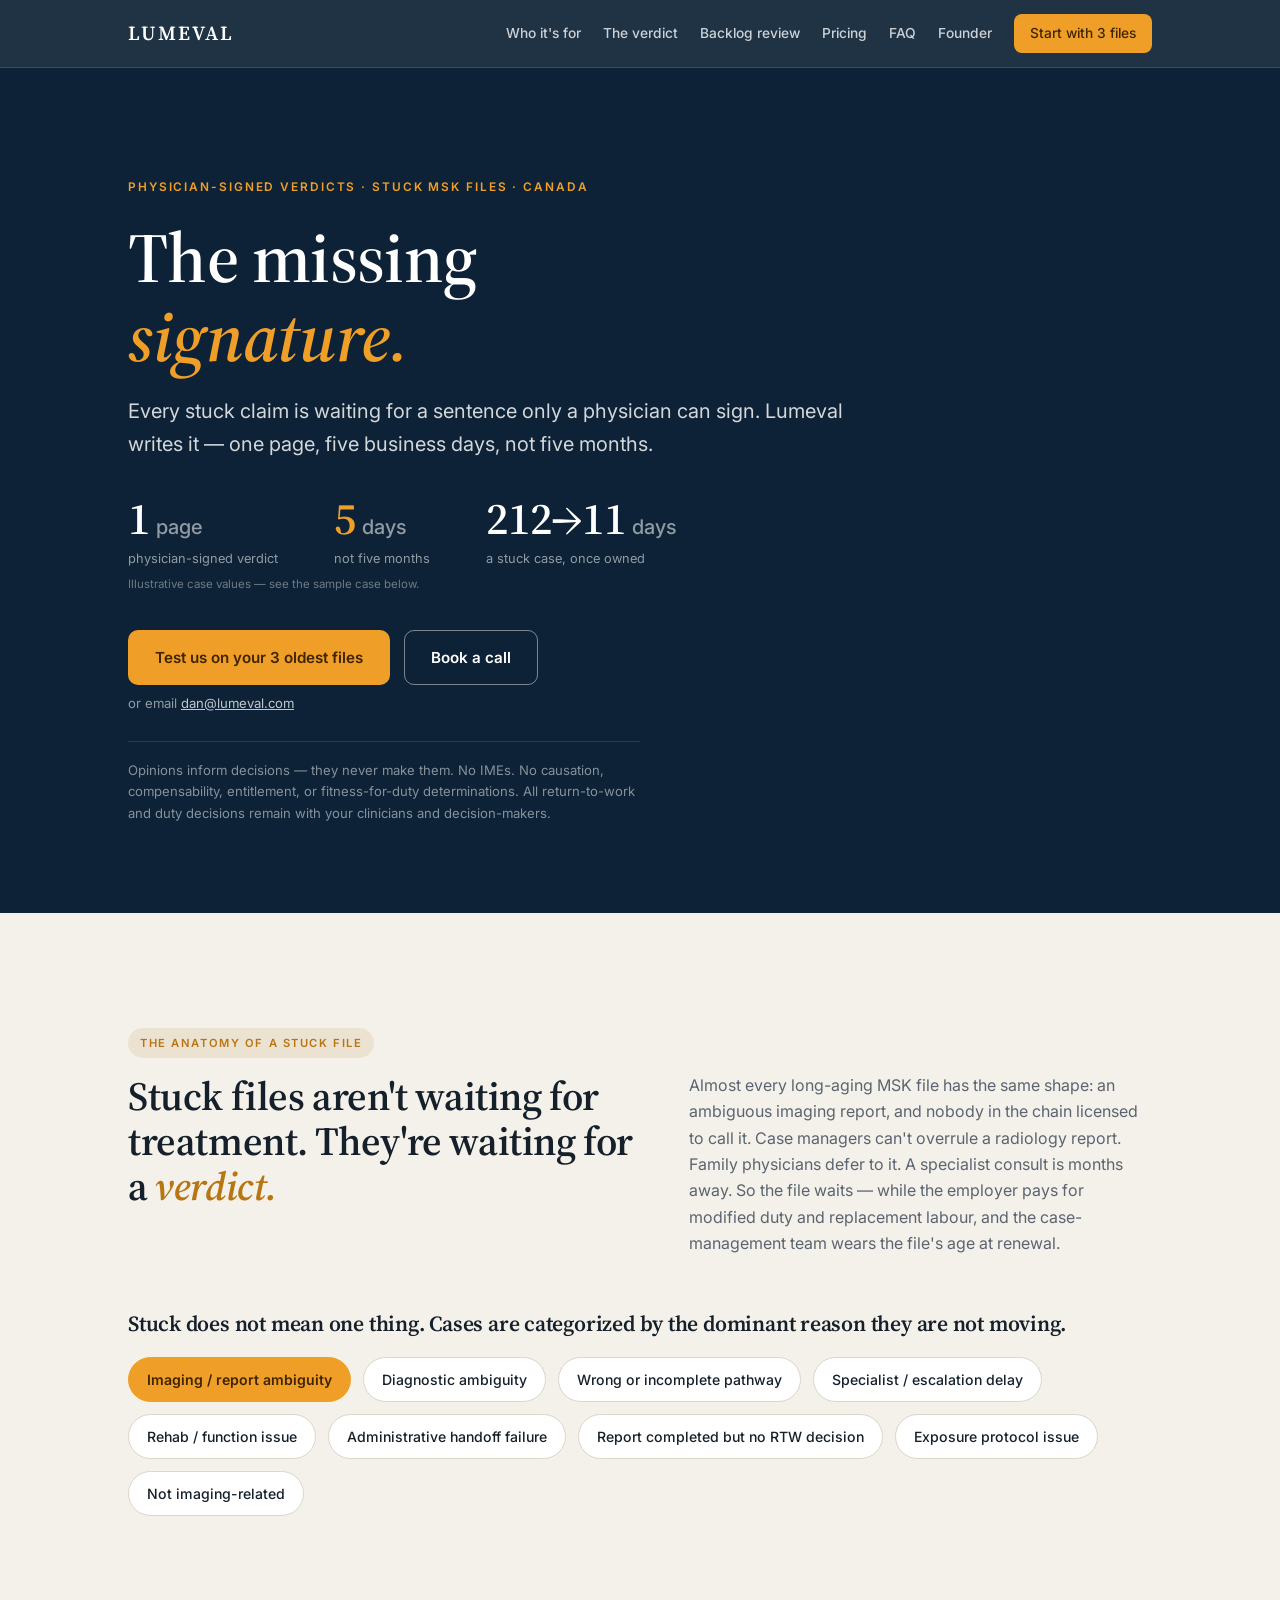
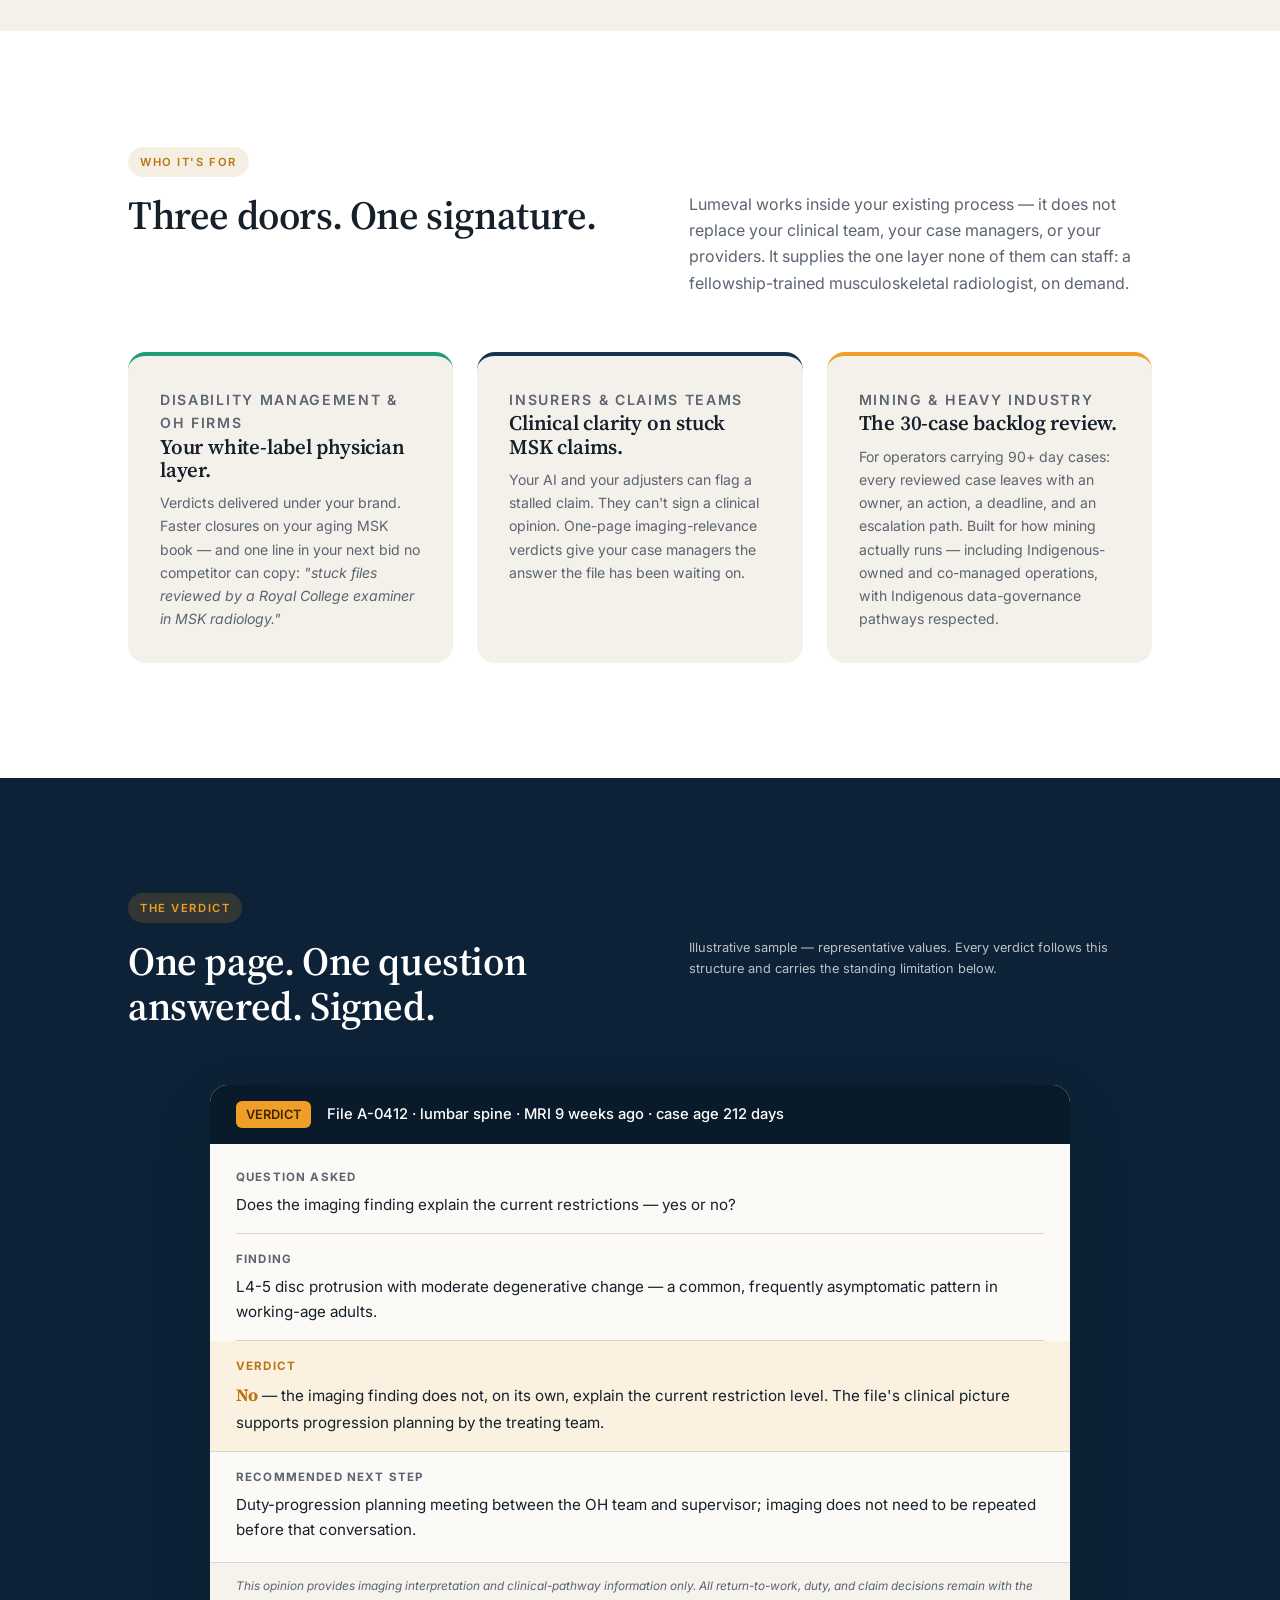
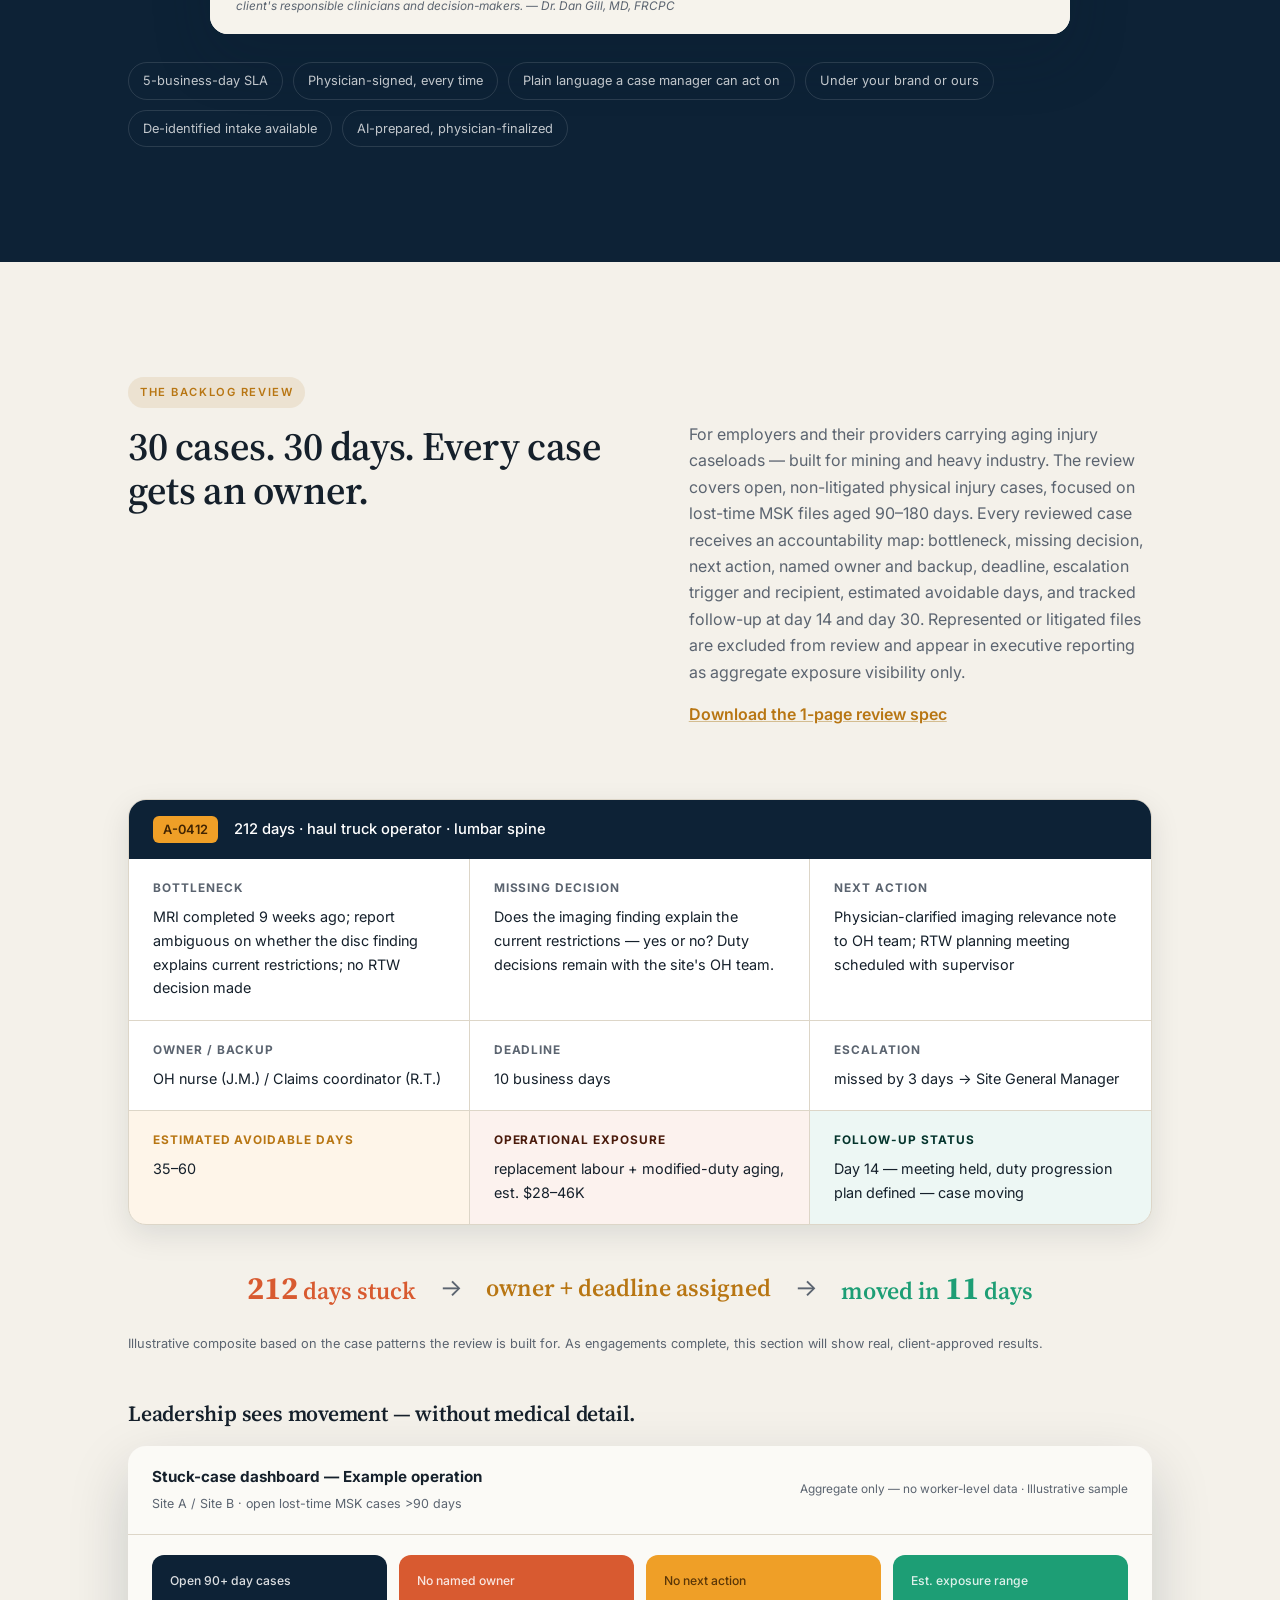
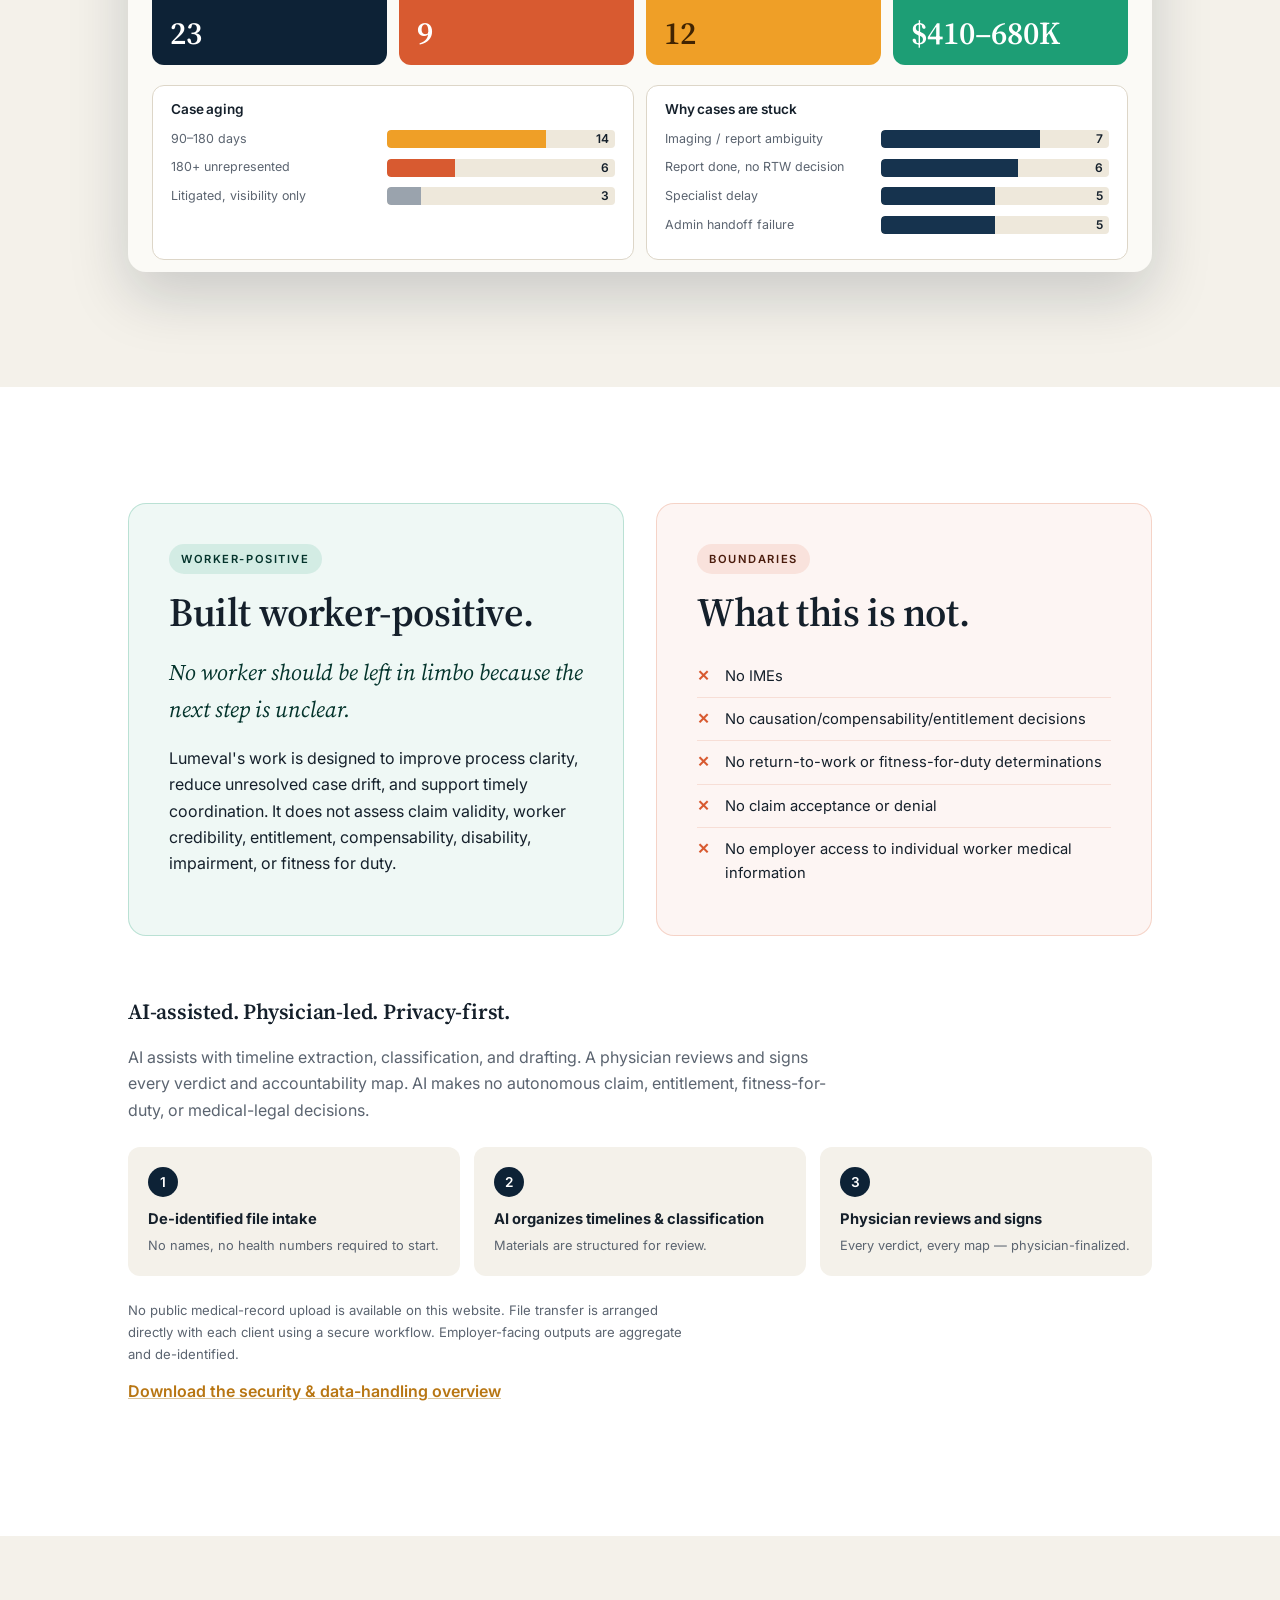
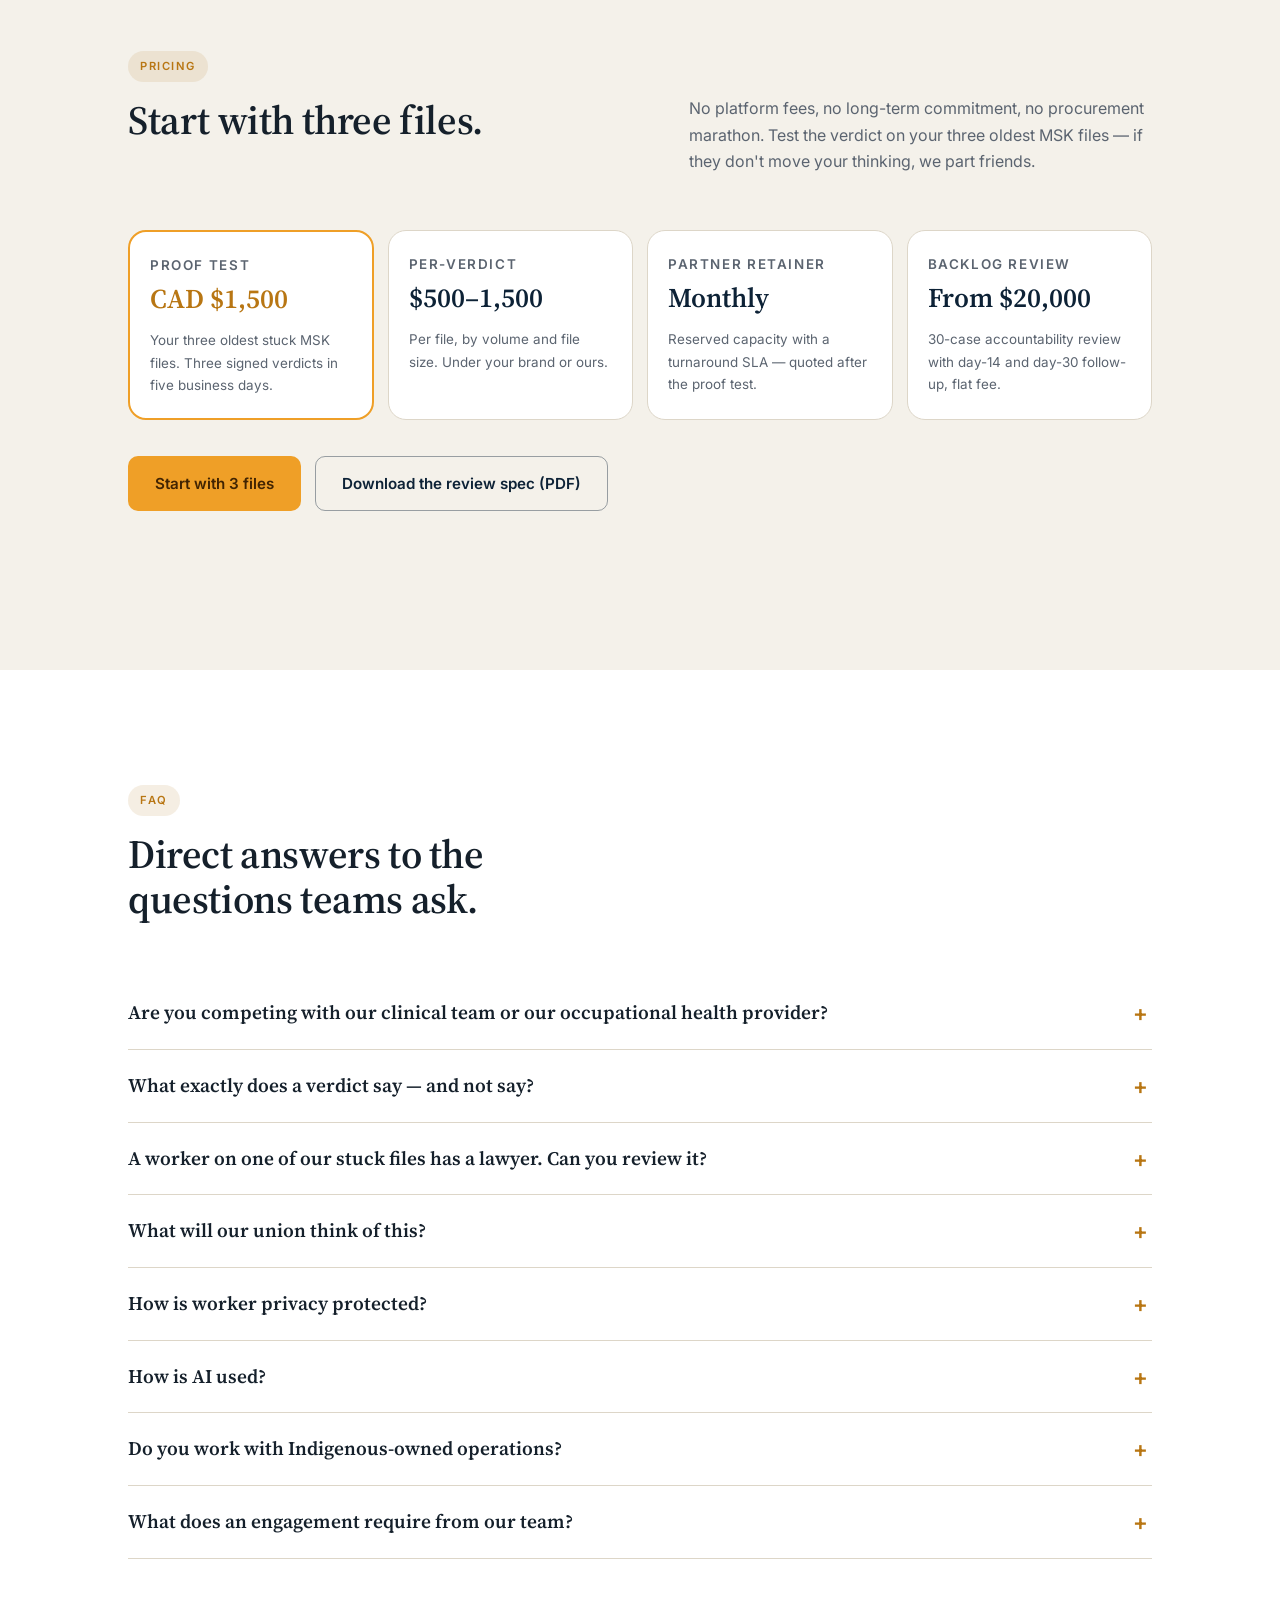
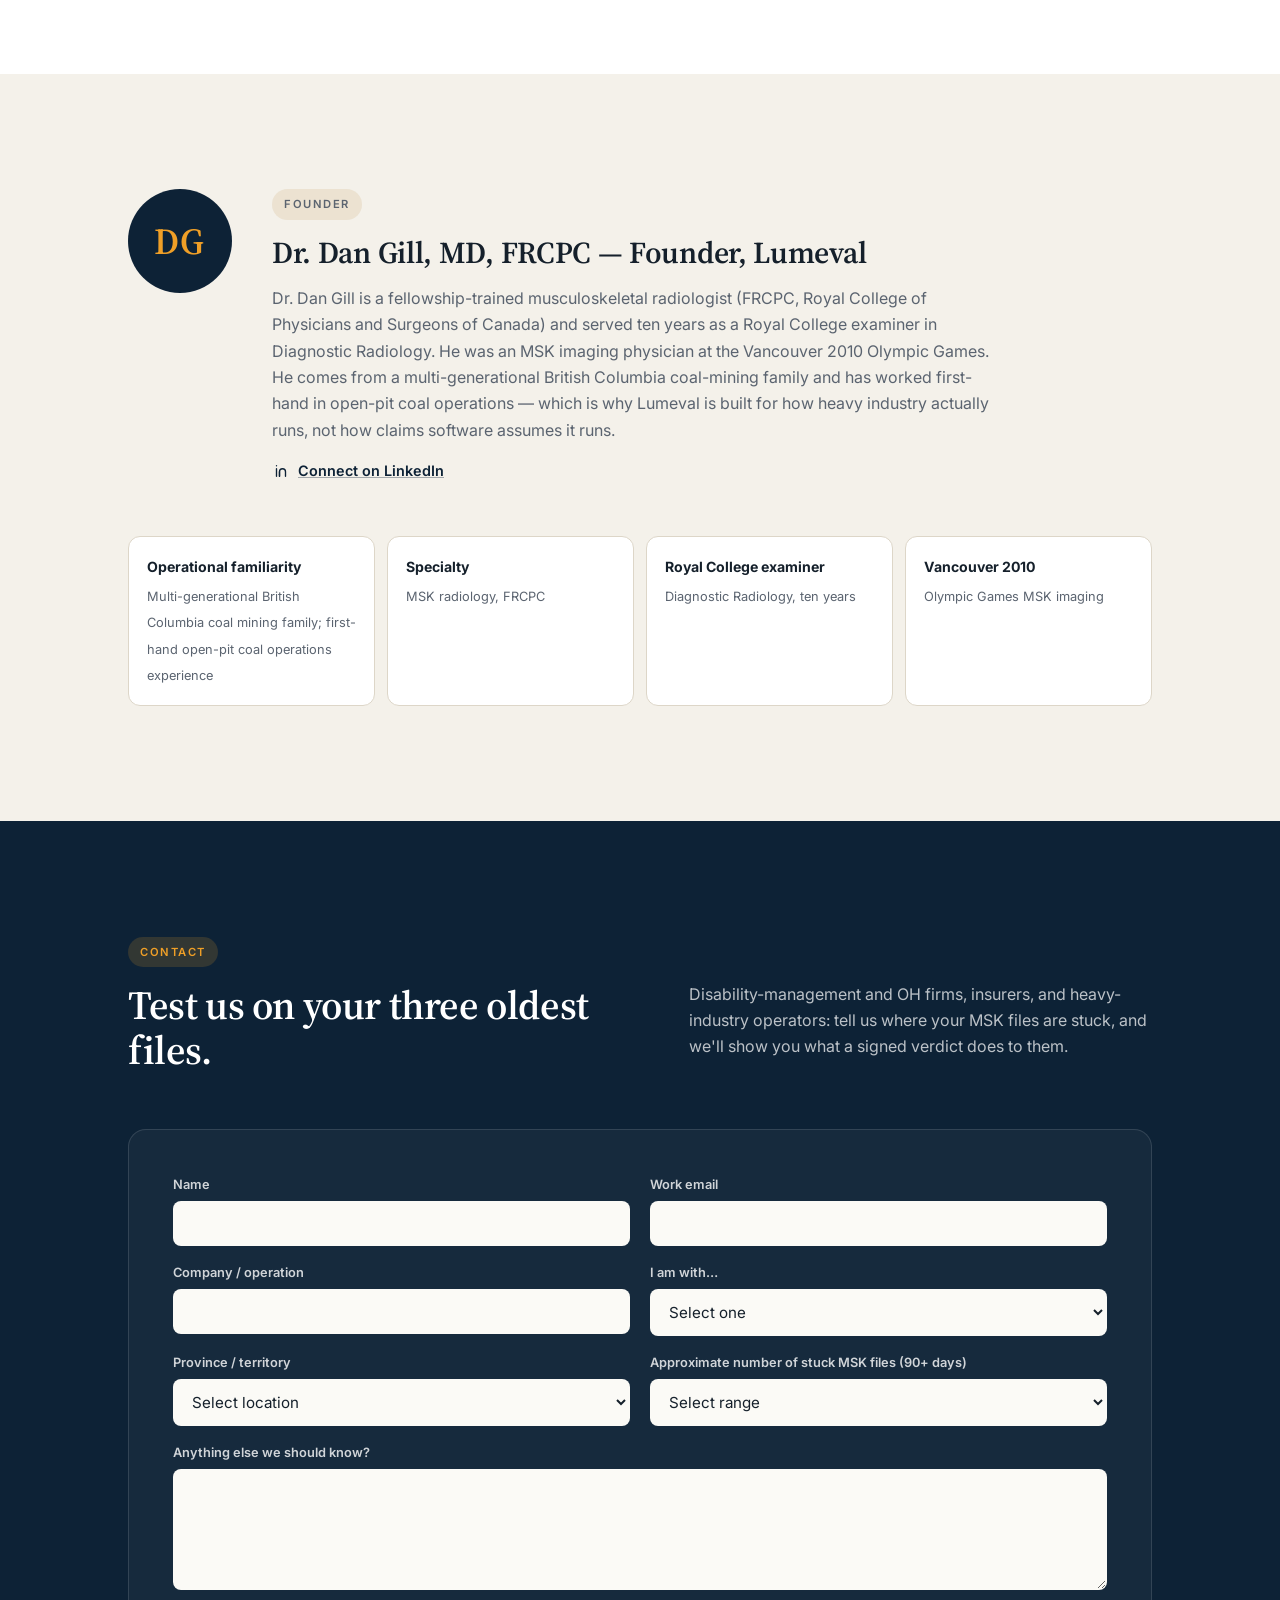
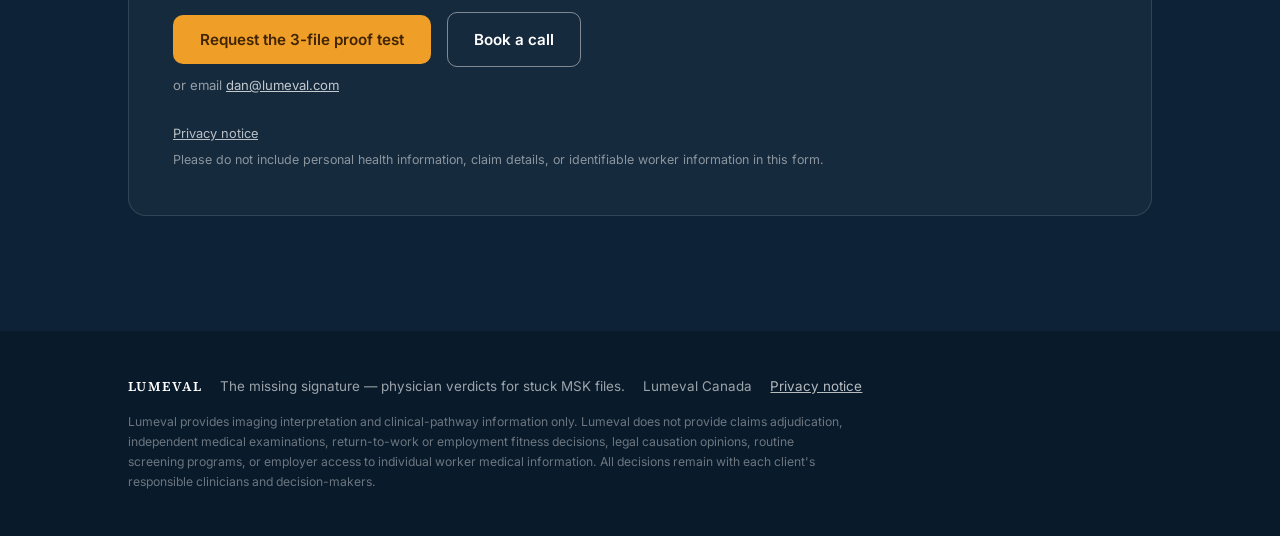
<file: index.html>
<!doctype html>
<html lang="en">
  <head>
    <meta charset="utf-8">
    <meta name="viewport" content="width=device-width, initial-scale=1">
    <title>Lumeval | The Missing Signature — Physician Verdicts for Stuck MSK Files</title>
    <meta name="description" content="Every stuck claim is waiting for a sentence only a physician can sign. Lumeval delivers one-page, physician-signed verdicts on stuck musculoskeletal files in five days — plus 30-case accountability reviews for mining and heavy industry.">
    <meta property="og:title" content="Lumeval | The Missing Signature">
    <meta property="og:description" content="One-page, physician-signed verdicts for stuck MSK files — five days, not five months.">
    <meta property="og:type" content="website">
    <meta property="og:image" content="https://www.lumeval.com/assets/lumeval-og.png">
    <meta property="og:url" content="https://www.lumeval.com">
    <meta name="twitter:card" content="summary_large_image">
    <meta name="twitter:title" content="Lumeval | The Missing Signature">
    <meta name="twitter:description" content="One-page, physician-signed verdicts for stuck MSK files — five days, not five months.">
    <meta name="twitter:image" content="https://www.lumeval.com/assets/lumeval-og.png">
    <link rel="canonical" href="https://www.lumeval.com/">
    <link rel="preconnect" href="https://fonts.googleapis.com">
    <link rel="preconnect" href="https://fonts.gstatic.com" crossorigin>
    <link href="https://fonts.googleapis.com/css2?family=Source+Serif+4:opsz,wght@8..60,400;8..60,500;8..60,600&family=Inter:wght@400;500;600&display=swap" rel="stylesheet">
    <link rel="stylesheet" href="styles.css?v=verdict-1">
    <script type="application/ld+json">
      {
        "@context": "https://schema.org",
        "@type": "Organization",
        "name": "Lumeval",
        "url": "https://www.lumeval.com",
        "founder": {
          "@type": "Person",
          "name": "Dr. Dan Gill",
          "jobTitle": "Founder, Lumeval",
          "honorificSuffix": "MD, FRCPC",
          "sameAs": ["https://www.linkedin.com/in/dr-dan-gill-1953213b5"]
        }
      }
    </script>
  </head>
  <body>
    <a class="skip-link" href="#main">Skip to content</a>

    <header class="site-header">
      <nav class="nav" aria-label="Primary navigation">
        <a class="brand" href="#main">Lumeval</a>
        <div class="nav-links">
          <a href="#doors">Who it's for</a>
          <a href="#verdict">The verdict</a>
          <a href="#backlog">Backlog review</a>
          <a href="#pricing">Pricing</a>
          <a href="#faq">FAQ</a>
          <a href="#founder">Founder</a>
          <a class="nav-cta" href="#contact">Start with 3 files</a>
        </div>
      </nav>
    </header>

    <main id="main">

      <!-- 1 · HERO -->
      <section class="hero reveal">
        <div class="container">
          <p class="eyebrow">PHYSICIAN-SIGNED VERDICTS · STUCK MSK FILES · CANADA</p>
          <h1 class="hero-headline">The missing<br><em>signature.</em></h1>
          <p class="hero-lede">Every stuck claim is waiting for a sentence only a physician can sign. Lumeval writes it — one page, five business days, not five months.</p>

          <div class="hero-stats">
            <div class="hstat"><strong>1<i>page</i></strong><span>physician-signed verdict</span></div>
            <div class="hstat hstat-amber"><strong>5<i>days</i></strong><span>not five months</span></div>
            <div class="hstat"><strong>212→11<i>days</i></strong><span>a stuck case, once owned</span></div>
          </div>
          <p class="hero-stat-note">Illustrative case values — see the sample case below.</p>

          <div class="hero-actions">
            <a class="button button-primary" href="#contact">Test us on your 3 oldest files</a>
            <a class="button button-secondary booking-link" href="mailto:dan@lumeval.com?subject=Book%20Lumeval%20call">Book a call</a>
          </div>
          <p class="booking-email">or email <a href="mailto:dan@lumeval.com">dan@lumeval.com</a></p>
          <p class="hero-trust-line">Opinions inform decisions — they never make them. No IMEs. No causation, compensability, entitlement, or fitness-for-duty determinations. All return-to-work and duty decisions remain with your clinicians and decision-makers.</p>
        </div>
      </section>

      <!-- 2 · THE GAP -->
      <section id="gap" class="section section-offwhite reveal">
        <div class="container">
          <div class="section-heading">
            <div class="section-heading-left"><p class="section-eyebrow pill">THE ANATOMY OF A STUCK FILE</p><h2>Stuck files aren't waiting for treatment. They're waiting for a <em>verdict.</em></h2></div>
            <p class="section-heading-right">Almost every long-aging MSK file has the same shape: an ambiguous imaging report, and nobody in the chain licensed to call it. Case managers can't overrule a radiology report. Family physicians defer to it. A specialist consult is months away. So the file waits — while the employer pays for modified duty and replacement labour, and the case-management team wears the file's age at renewal.</p>
          </div>
          <h3 class="sub-head">Stuck does not mean one thing. Cases are categorized by the dominant reason they are not moving.</h3>
          <ul class="bucket-cloud">
            <li class="bucket-chip bucket-amber">Imaging / report ambiguity</li>
            <li class="bucket-chip">Diagnostic ambiguity</li>
            <li class="bucket-chip">Wrong or incomplete pathway</li>
            <li class="bucket-chip">Specialist / escalation delay</li>
            <li class="bucket-chip">Rehab / function issue</li>
            <li class="bucket-chip">Administrative handoff failure</li>
            <li class="bucket-chip">Report completed but no RTW decision</li>
            <li class="bucket-chip">Exposure protocol issue</li>
            <li class="bucket-chip">Not imaging-related</li>
          </ul>
        </div>
      </section>

      <!-- 3 · WHO IT'S FOR -->
      <section id="doors" class="section section-white reveal">
        <div class="container">
          <div class="section-heading">
            <div class="section-heading-left"><p class="section-eyebrow pill">WHO IT'S FOR</p><h2>Three doors. One signature.</h2></div>
            <p class="section-heading-right">Lumeval works inside your existing process — it does not replace your clinical team, your case managers, or your providers. It supplies the one layer none of them can staff: a fellowship-trained musculoskeletal radiologist, on demand.</p>
          </div>
          <div class="doors-grid">
            <article>
              <p class="door-label">DISABILITY MANAGEMENT &amp; OH FIRMS</p>
              <h3>Your white-label physician layer.</h3>
              <p>Verdicts delivered under your brand. Faster closures on your aging MSK book — and one line in your next bid no competitor can copy: <em>"stuck files reviewed by a Royal College examiner in MSK radiology."</em></p>
            </article>
            <article>
              <p class="door-label">INSURERS &amp; CLAIMS TEAMS</p>
              <h3>Clinical clarity on stuck MSK claims.</h3>
              <p>Your AI and your adjusters can flag a stalled claim. They can't sign a clinical opinion. One-page imaging-relevance verdicts give your case managers the answer the file has been waiting on.</p>
            </article>
            <article>
              <p class="door-label">MINING &amp; HEAVY INDUSTRY</p>
              <h3>The 30-case backlog review.</h3>
              <p>For operators carrying 90+ day cases: every reviewed case leaves with an owner, an action, a deadline, and an escalation path. Built for how mining actually runs — including Indigenous-owned and co-managed operations, with Indigenous data-governance pathways respected.</p>
            </article>
          </div>
        </div>
      </section>

      <!-- 4 · THE VERDICT -->
      <section id="verdict" class="section section-navy reveal">
        <div class="container">
          <div class="section-heading">
            <div class="section-heading-left"><p class="section-eyebrow pill">THE VERDICT</p><h2>One page. One question answered. Signed.</h2></div>
            <p class="section-heading-right mockup-caption">Illustrative sample — representative values. Every verdict follows this structure and carries the standing limitation below.</p>
          </div>
          <article class="verdict-card">
            <header><span class="case-id">VERDICT</span> File A-0412 · lumbar spine · MRI 9 weeks ago · case age 212 days</header>
            <div class="verdict-body">
              <div><b>Question asked</b><p>Does the imaging finding explain the current restrictions — yes or no?</p></div>
              <div><b>Finding</b><p>L4-5 disc protrusion with moderate degenerative change — a common, frequently asymptomatic pattern in working-age adults.</p></div>
              <div class="verdict-line"><b>Verdict</b><p><strong>No</strong> — the imaging finding does not, on its own, explain the current restriction level. The file's clinical picture supports progression planning by the treating team.</p></div>
              <div><b>Recommended next step</b><p>Duty-progression planning meeting between the OH team and supervisor; imaging does not need to be repeated before that conversation.</p></div>
            </div>
            <footer>This opinion provides imaging interpretation and clinical-pathway information only. All return-to-work, duty, and claim decisions remain with the client's responsible clinicians and decision-makers. — Dr. Dan Gill, MD, FRCPC</footer>
          </article>
          <ul class="vis-chips" aria-label="Verdict service properties">
            <li>5-business-day SLA</li><li>Physician-signed, every time</li><li>Plain language a case manager can act on</li><li>Under your brand or ours</li><li>De-identified intake available</li><li>AI-prepared, physician-finalized</li>
          </ul>
        </div>
      </section>

      <!-- 5 · BACKLOG REVIEW -->
      <section id="backlog" class="section section-offwhite reveal">
        <div class="container">
          <div class="section-heading">
            <div class="section-heading-left"><p class="section-eyebrow pill">THE BACKLOG REVIEW</p><h2>30 cases. 30 days. Every case gets an owner.</h2></div>
            <div class="section-heading-right">
              <p>For employers and their providers carrying aging injury caseloads — built for mining and heavy industry. The review covers open, non-litigated physical injury cases, focused on lost-time MSK files aged 90–180 days. Every reviewed case receives an accountability map: bottleneck, missing decision, next action, named owner and backup, deadline, escalation trigger and recipient, estimated avoidable days, and tracked follow-up at day 14 and day 30. Represented or litigated files are excluded from review and appear in executive reporting as aggregate exposure visibility only.</p>
              <p><a class="inline-download" href="/downloads/Lumeval_Pilot_Spec.pdf" target="_blank" rel="noopener">Download the 1-page review spec</a></p>
            </div>
          </div>

          <article class="case-file">
            <header><span class="case-id">A-0412</span> 212 days · haul truck operator · lumbar spine</header>
            <div class="case-fields">
              <div><b>Bottleneck</b><p>MRI completed 9 weeks ago; report ambiguous on whether the disc finding explains current restrictions; no RTW decision made</p></div>
              <div><b>Missing decision</b><p>Does the imaging finding explain the current restrictions — yes or no? Duty decisions remain with the site's OH team.</p></div>
              <div><b>Next action</b><p>Physician-clarified imaging relevance note to OH team; RTW planning meeting scheduled with supervisor</p></div>
              <div><b>Owner / backup</b><p>OH nurse (J.M.) / Claims coordinator (R.T.)</p></div>
              <div><b>Deadline</b><p>10 business days</p></div>
              <div><b>Escalation</b><p>missed by 3 days → Site General Manager</p></div>
              <div class="field-amber"><b>Estimated avoidable days</b><p>35–60</p></div>
              <div class="field-coral"><b>Operational exposure</b><p>replacement labour + modified-duty aging, est. $28–46K</p></div>
              <div class="field-teal"><b>Follow-up status</b><p>Day 14 — meeting held, duty progression plan defined — case moving</p></div>
            </div>
          </article>
          <div class="outcome-strip">
            <span class="o-coral"><strong>212</strong> days stuck</span>
            <span class="o-arrow" aria-hidden="true">→</span>
            <span class="o-amber">owner + deadline assigned</span>
            <span class="o-arrow" aria-hidden="true">→</span>
            <span class="o-teal">moved in <strong>11</strong> days</span>
          </div>
          <p class="disclosure-note">Illustrative composite based on the case patterns the review is built for. As engagements complete, this section will show real, client-approved results.</p>

          <h3 class="sub-head" style="margin-top:48px;">Leadership sees movement — without medical detail.</h3>
          <div class="dashboard-mockup" aria-label="Illustrative stuck-case dashboard sample data">
            <div class="mockup-header"><div><strong>Stuck-case dashboard — Example operation</strong><span>Site A / Site B · open lost-time MSK cases &gt;90 days</span></div><p>Aggregate only — no worker-level data · Illustrative sample</p></div>
            <div class="metric-tiles">
              <article class="tile-navy"><span>Open 90+ day cases</span><strong data-count="23">0</strong></article>
              <article class="tile-coral"><span>No named owner</span><strong data-count="9">0</strong></article>
              <article class="tile-amber"><span>No next action</span><strong data-count="12">0</strong></article>
              <article class="tile-teal"><span>Est. exposure range</span><strong data-final="$410–680K">$0</strong></article>
            </div>
            <div class="mockup-panels">
              <article class="bar-panel"><h3>Case aging</h3>
                <div><span>90–180 days</span><b class="bar-amber" style="--bar:70%">14</b></div>
                <div><span>180+ unrepresented</span><b class="bar-coral" style="--bar:30%">6</b></div>
                <div><span>Litigated, visibility only</span><b class="bar-grey" style="--bar:15%">3</b></div>
              </article>
              <article class="bar-panel"><h3>Why cases are stuck</h3>
                <div><span>Imaging / report ambiguity</span><b class="bar-navy" style="--bar:70%">7</b></div>
                <div><span>Report done, no RTW decision</span><b class="bar-navy" style="--bar:60%">6</b></div>
                <div><span>Specialist delay</span><b class="bar-navy" style="--bar:50%">5</b></div>
                <div><span>Admin handoff failure</span><b class="bar-navy" style="--bar:50%">5</b></div>
              </article>
            </div>
          </div>
        </div>
      </section>

      <!-- 6 · TRUST -->
      <section id="trust" class="section section-white reveal">
        <div class="container">
          <div class="two-column-contrast">
            <article class="worker-card">
              <p class="section-eyebrow pill pill-teal">WORKER-POSITIVE</p>
              <h2>Built worker-positive.</h2>
              <blockquote>No worker should be left in limbo because the next step is unclear.</blockquote>
              <p>Lumeval's work is designed to improve process clarity, reduce unresolved case drift, and support timely coordination. It does not assess claim validity, worker credibility, entitlement, compensability, disability, impairment, or fitness for duty.</p>
            </article>
            <article class="boundary-card">
              <p class="section-eyebrow pill pill-coral">BOUNDARIES</p>
              <h2>What this is not.</h2>
              <ul>
                <li>No IMEs</li>
                <li>No causation/compensability/entitlement decisions</li>
                <li>No return-to-work or fitness-for-duty determinations</li>
                <li>No claim acceptance or denial</li>
                <li>No employer access to individual worker medical information</li>
              </ul>
            </article>
          </div>
          <div class="review-block">
            <h3 class="sub-head">AI-assisted. Physician-led. Privacy-first.</h3>
            <p class="review-lede">AI assists with timeline extraction, classification, and drafting. A physician reviews and signs every verdict and accountability map. AI makes no autonomous claim, entitlement, fitness-for-duty, or medical-legal decisions.</p>
            <div class="flow-steps">
              <div><span class="step-num">1</span><b>De-identified file intake</b><p>No names, no health numbers required to start.</p></div>
              <div><span class="step-num">2</span><b>AI organizes timelines &amp; classification</b><p>Materials are structured for review.</p></div>
              <div><span class="step-num">3</span><b>Physician reviews and signs</b><p>Every verdict, every map — physician-finalized.</p></div>
            </div>
            <p class="fine-print">No public medical-record upload is available on this website. File transfer is arranged directly with each client using a secure workflow. Employer-facing outputs are aggregate and de-identified.</p>
            <p><a class="inline-download" href="/downloads/Lumeval_Security_Data_Handling.pdf" target="_blank" rel="noopener">Download the security &amp; data-handling overview</a></p>
          </div>
        </div>
      </section>

      <!-- 7 · PRICING -->
      <section id="pricing" class="section section-offwhite reveal">
        <div class="container">
          <div class="section-heading">
            <div class="section-heading-left"><p class="section-eyebrow pill">PRICING</p><h2>Start with three files.</h2></div>
            <p class="section-heading-right">No platform fees, no long-term commitment, no procurement marathon. Test the verdict on your three oldest MSK files — if they don't move your thinking, we part friends.</p>
          </div>
          <div class="price-grid">
            <article class="price-featured">
              <p class="door-label">PROOF TEST</p>
              <strong>CAD $1,500</strong>
              <p>Your three oldest stuck MSK files. Three signed verdicts in five business days.</p>
            </article>
            <article>
              <p class="door-label">PER-VERDICT</p>
              <strong>$500–1,500</strong>
              <p>Per file, by volume and file size. Under your brand or ours.</p>
            </article>
            <article>
              <p class="door-label">PARTNER RETAINER</p>
              <strong>Monthly</strong>
              <p>Reserved capacity with a turnaround SLA — quoted after the proof test.</p>
            </article>
            <article>
              <p class="door-label">BACKLOG REVIEW</p>
              <strong>From $20,000</strong>
              <p>30-case accountability review with day-14 and day-30 follow-up, flat fee.</p>
            </article>
          </div>
          <div class="hero-actions panel-actions" style="margin-top:36px;">
            <a class="button button-primary" href="#contact">Start with 3 files</a>
            <a class="button button-secondary button-on-light" href="/downloads/Lumeval_Pilot_Spec.pdf" target="_blank" rel="noopener">Download the review spec (PDF)</a>
          </div>
        </div>
      </section>

      <!-- 8 · FAQ -->
      <section id="faq" class="section section-white reveal">
        <div class="container">
          <div class="section-heading">
            <div class="section-heading-left"><p class="section-eyebrow pill">FAQ</p><h2>Direct answers to the questions teams ask.</h2></div>
          </div>
          <div class="faq-list">
            <details><summary>Are you competing with our clinical team or our occupational health provider?</summary><p>No — structurally, we can't. Lumeval's scope is deliberately limited: opinions inform decisions, they never make them. All return-to-work, duty, and claim decisions remain with your clinicians and decision-makers. We are the sub-specialty layer no case-management firm can staff — a fellowship-trained MSK radiologist, fractional and on demand — and the goal is to make your existing team faster, not to replace any part of it.</p></details>
            <details><summary>What exactly does a verdict say — and not say?</summary><p>A verdict answers one operational question in plain language: does the imaging finding explain the current restrictions — yes or no — and what is the recommended next clinical or process step. It does not address causation, compensability, entitlement, disability, impairment, or fitness for duty, and every verdict carries that standing limitation in writing.</p></details>
            <details><summary>A worker on one of our stuck files has a lawyer. Can you review it?</summary><p>No. Represented or litigated files are excluded from review. In backlog engagements they appear in executive reporting only as aggregate exposure visibility. This protects the worker, your legal position, and the integrity of the work.</p></details>
            <details><summary>What will our union think of this?</summary><p>The model is built to be worker-positive: no claims adjudication, no IMEs, no fitness-for-duty assessments, no credibility or fraud scoring, no individual worker dashboards, and no employer access to individual worker medical information. The purpose is that no worker is left in limbo because the next step is unclear. We encourage clients to brief worker representatives before an engagement starts and can support that conversation.</p></details>
            <details><summary>How is worker privacy protected?</summary><p>Intake starts de-identified — no names, birthdates, addresses, SINs, or health card numbers. Documents are requested only for files under review and transferred through a secure workflow arranged directly with your team, never by email. Employer-facing outputs are aggregate and de-identified with small-cell suppression. Full details are in our <a class="inline-download" href="/downloads/Lumeval_Security_Data_Handling.pdf" target="_blank" rel="noopener">Security &amp; Data Handling overview</a>.</p></details>
            <details><summary>How is AI used?</summary><p>AI assists with timeline extraction, classification, and drafting. A physician reviews and signs every verdict and accountability map. AI makes no autonomous claim, entitlement, fitness-for-duty, or medical-legal decisions.</p></details>
            <details><summary>Do you work with Indigenous-owned operations?</summary><p>Yes. Lumeval is built for heavy industry including Indigenous-owned and co-managed operations, and respects Indigenous data-governance pathways (including OCAP-aligned approaches) wherever they apply. Engagement structures are shaped with the community's governance, not around it.</p></details>
            <details><summary>What does an engagement require from our team?</summary><p>For verdicts: the file, a named contact, and the question. For backlog reviews: one named internal sponsor empowered to assign owners, a de-identified case export within two weeks of signing, and attendance at the day-14 and day-30 follow-up reviews.</p></details>
          </div>
        </div>
      </section>

      <!-- 9 · FOUNDER -->
      <section id="founder" class="section section-offwhite reveal">
        <div class="container">
          <div class="founder-text-block">
            <div class="founder-monogram" aria-hidden="true">DG</div>
            <div>
              <p class="section-eyebrow pill">FOUNDER</p>
              <h2>Dr. Dan Gill, MD, FRCPC — Founder, Lumeval</h2>
              <p>Dr. Dan Gill is a fellowship-trained musculoskeletal radiologist (FRCPC, Royal College of Physicians and Surgeons of Canada) and served ten years as a Royal College examiner in Diagnostic Radiology. He was an MSK imaging physician at the Vancouver 2010 Olympic Games. He comes from a multi-generational British Columbia coal-mining family and has worked first-hand in open-pit coal operations — which is why Lumeval is built for how heavy industry actually runs, not how claims software assumes it runs.</p>
              <a class="founder-link" href="https://www.linkedin.com/in/dr-dan-gill-1953213b5" target="_blank" rel="noopener"><svg class="linkedin-icon" width="18" height="18" aria-hidden="true" viewBox="0 0 24 24" fill="none" stroke="currentColor" stroke-width="1.8" stroke-linecap="round" stroke-linejoin="round"><path d="M6 9v10"/><path d="M6 5v.01"/><path d="M10 19v-6a4 4 0 0 1 8 0v6"/><path d="M10 13v6"/></svg>Connect on LinkedIn</a>
            </div>
          </div>
          <div class="cred-grid">
            <article><b>Operational familiarity</b><span>Multi-generational British Columbia coal mining family; first-hand open-pit coal operations experience</span></article>
            <article><b>Specialty</b><span>MSK radiology, FRCPC</span></article>
            <article><b>Royal College examiner</b><span>Diagnostic Radiology, ten years</span></article>
            <article><b>Vancouver 2010</b><span>Olympic Games MSK imaging</span></article>
          </div>
        </div>
      </section>

      <!-- 10 · CONTACT -->
      <section id="contact" class="section section-navy reveal">
        <div class="container">
          <div class="section-heading">
            <div class="section-heading-left"><p class="section-eyebrow pill">CONTACT</p><h2>Test us on your three oldest files.</h2></div>
            <p class="section-heading-right">Disability-management and OH firms, insurers, and heavy-industry operators: tell us where your MSK files are stuck, and we'll show you what a signed verdict does to them.</p>
          </div>
          <div class="contact-block form-panel">
            <form id="pilot-form" name="pilot-intake" method="POST" action="https://formspree.io/f/mkoaveao" novalidate>
              <p class="form-field hidden-field" aria-hidden="true"><label>Leave this field blank <input name="_gotcha" tabindex="-1" autocomplete="off"></label></p>
              <div class="form-grid">
                <p class="form-field"><label for="name">Name</label><input id="name" name="name" type="text" required autocomplete="name"></p>
                <p class="form-field"><label for="email">Work email</label><input id="email" name="email" type="email" required autocomplete="email"></p>
                <p class="form-field"><label for="company">Company / operation</label><input id="company" name="company" type="text" required autocomplete="organization"></p>
                <p class="form-field"><label for="role">I am with…</label><select id="role" name="role" required><option value="">Select one</option><option>Disability management / OH firm</option><option>Insurer / claims</option><option>Mining / heavy-industry employer</option><option>Occupational health (in-house)</option><option>HSE / Safety</option><option>HR / Risk / Finance</option><option>Other</option></select></p>
                <p class="form-field"><label for="province">Province / territory</label><select id="province" name="province_territory" required><option value="">Select location</option><option>BC</option><option>AB</option><option>SK</option><option>ON</option><option>NWT / North</option><option>Other Canada</option><option>Outside Canada</option></select></p>
                <p class="form-field"><label for="open-cases">Approximate number of stuck MSK files (90+ days)</label><select id="open-cases" name="stuck_files_90_days" required><option value="">Select range</option><option>Not sure</option><option>1–10</option><option>11–30</option><option>31–100</option><option>100+</option></select></p>
                <p class="form-field form-field-full"><label for="message">Anything else we should know?</label><textarea id="message" name="message" maxlength="500" rows="5"></textarea></p>
              </div>
              <button class="button button-primary" type="submit">Request the 3-file proof test</button>
              <a class="button button-secondary booking-link" href="mailto:dan@lumeval.com?subject=Book%20Lumeval%20call">Book a call</a>
              <p class="booking-email">or email <a href="mailto:dan@lumeval.com">dan@lumeval.com</a></p>
              <p class="contact-privacy"><a href="privacy.html">Privacy notice</a></p>
              <p class="contact-warning">Please do not include personal health information, claim details, or identifiable worker information in this form.</p>
              <p class="form-success" role="status" aria-live="polite" hidden>Thanks — you'll hear from us within two business days.</p>
              <p class="form-error" role="alert" hidden>Something went wrong — please email dan@lumeval.com directly.</p>
            </form>
          </div>
        </div>
      </section>

    </main>

    <footer class="site-footer">
      <!-- After incorporation completes, add legal line: "Lumeval Health Inc. · British Columbia, Canada" -->
      <div class="container footer-row">
        <div class="footer-brand">Lumeval</div>
        <p class="footer-line">The missing signature — physician verdicts for stuck MSK files.</p>
        <p class="footer-line">Lumeval Canada</p>
        <p class="footer-line"><a href="privacy.html">Privacy notice</a></p>
      </div>
      <div class="container footer-disclosure">
        <p>Lumeval provides imaging interpretation and clinical-pathway information only. Lumeval does not provide claims adjudication, independent medical examinations, return-to-work or employment fitness decisions, legal causation opinions, routine screening programs, or employer access to individual worker medical information. All decisions remain with each client's responsible clinicians and decision-makers.</p>
      </div>
    </footer>

    <script>
      // Replace these constants when production integrations are ready.
      const CALENDLY_URL = 'https://calendly.com/REPLACE_ME';
      const FORMSPREE_FORM_ID = 'mkoaveao';
      const FORMSPREE_ENDPOINT = `https://formspree.io/f/${FORMSPREE_FORM_ID}`;
      const reduceMotion = window.matchMedia('(prefers-reduced-motion: reduce)').matches;
      document.querySelectorAll('.reveal').forEach((el) => el.classList.add('is-ready'));
      if (!reduceMotion && 'IntersectionObserver' in window) {
        const revealObserver = new IntersectionObserver((entries) => {
          entries.forEach((entry) => {
            if (entry.isIntersecting) {
              entry.target.classList.add('is-visible');
              revealObserver.unobserve(entry.target);
            }
          });
        }, { threshold: 0.1 });
        document.querySelectorAll('.reveal').forEach((el) => revealObserver.observe(el));
      } else {
        document.querySelectorAll('.reveal').forEach((el) => el.classList.add('is-visible'));
      }

      const animateNumber = (el) => {
        if (el.dataset.final) { el.textContent = el.dataset.final; return; }
        const target = Number(el.dataset.count || 0);
        if (reduceMotion) { el.textContent = target; return; }
        let start = null;
        const step = (timestamp) => {
          if (!start) start = timestamp;
          const progress = Math.min((timestamp - start) / 900, 1);
          el.textContent = Math.round(progress * target);
          if (progress < 1) requestAnimationFrame(step);
        };
        requestAnimationFrame(step);
      };
      const counters = document.querySelectorAll('[data-count], [data-final]');
      if ('IntersectionObserver' in window) {
        const counterObserver = new IntersectionObserver((entries) => {
          entries.forEach((entry) => {
            if (entry.isIntersecting) {
              animateNumber(entry.target);
              counterObserver.unobserve(entry.target);
            }
          });
        }, { threshold: 0.6 });
        counters.forEach((el) => counterObserver.observe(el));
      } else {
        counters.forEach(animateNumber);
      }

      document.querySelectorAll('.booking-link').forEach((link) => {
        if (!CALENDLY_URL.includes('REPLACE_ME')) {
          link.href = CALENDLY_URL;
          link.target = '_blank';
          link.rel = 'noopener';
          link.textContent = 'Book 15 minutes';
        } else {
          link.href = 'mailto:dan@lumeval.com?subject=Book%20Lumeval%20call';
          link.removeAttribute('target');
          link.removeAttribute('rel');
          link.textContent = 'Book a call';
        }
      });

      const pilotForm = document.getElementById('pilot-form');
      if (pilotForm) {
        pilotForm.action = FORMSPREE_ENDPOINT;
        pilotForm.addEventListener('submit', async (event) => {
          event.preventDefault();
          const success = pilotForm.querySelector('.form-success');
          const errorMessage = pilotForm.querySelector('.form-error');
          if (success) success.hidden = true;
          if (errorMessage) errorMessage.hidden = true;
          if (!pilotForm.checkValidity()) {
            pilotForm.reportValidity();
            return;
          }
          const data = new FormData(pilotForm);
          try {
            const response = await fetch(FORMSPREE_ENDPOINT, {
              method: 'POST',
              body: data,
              headers: { 'Accept': 'application/json' }
            });
            if (!response.ok) throw new Error(`Formspree request failed: ${response.status}`);
            pilotForm.reset();
            if (success) success.hidden = false;
          } catch (error) {
            if (errorMessage) errorMessage.hidden = false;
          }
        });
      }
    </script>

  </body>
</html>
</file>
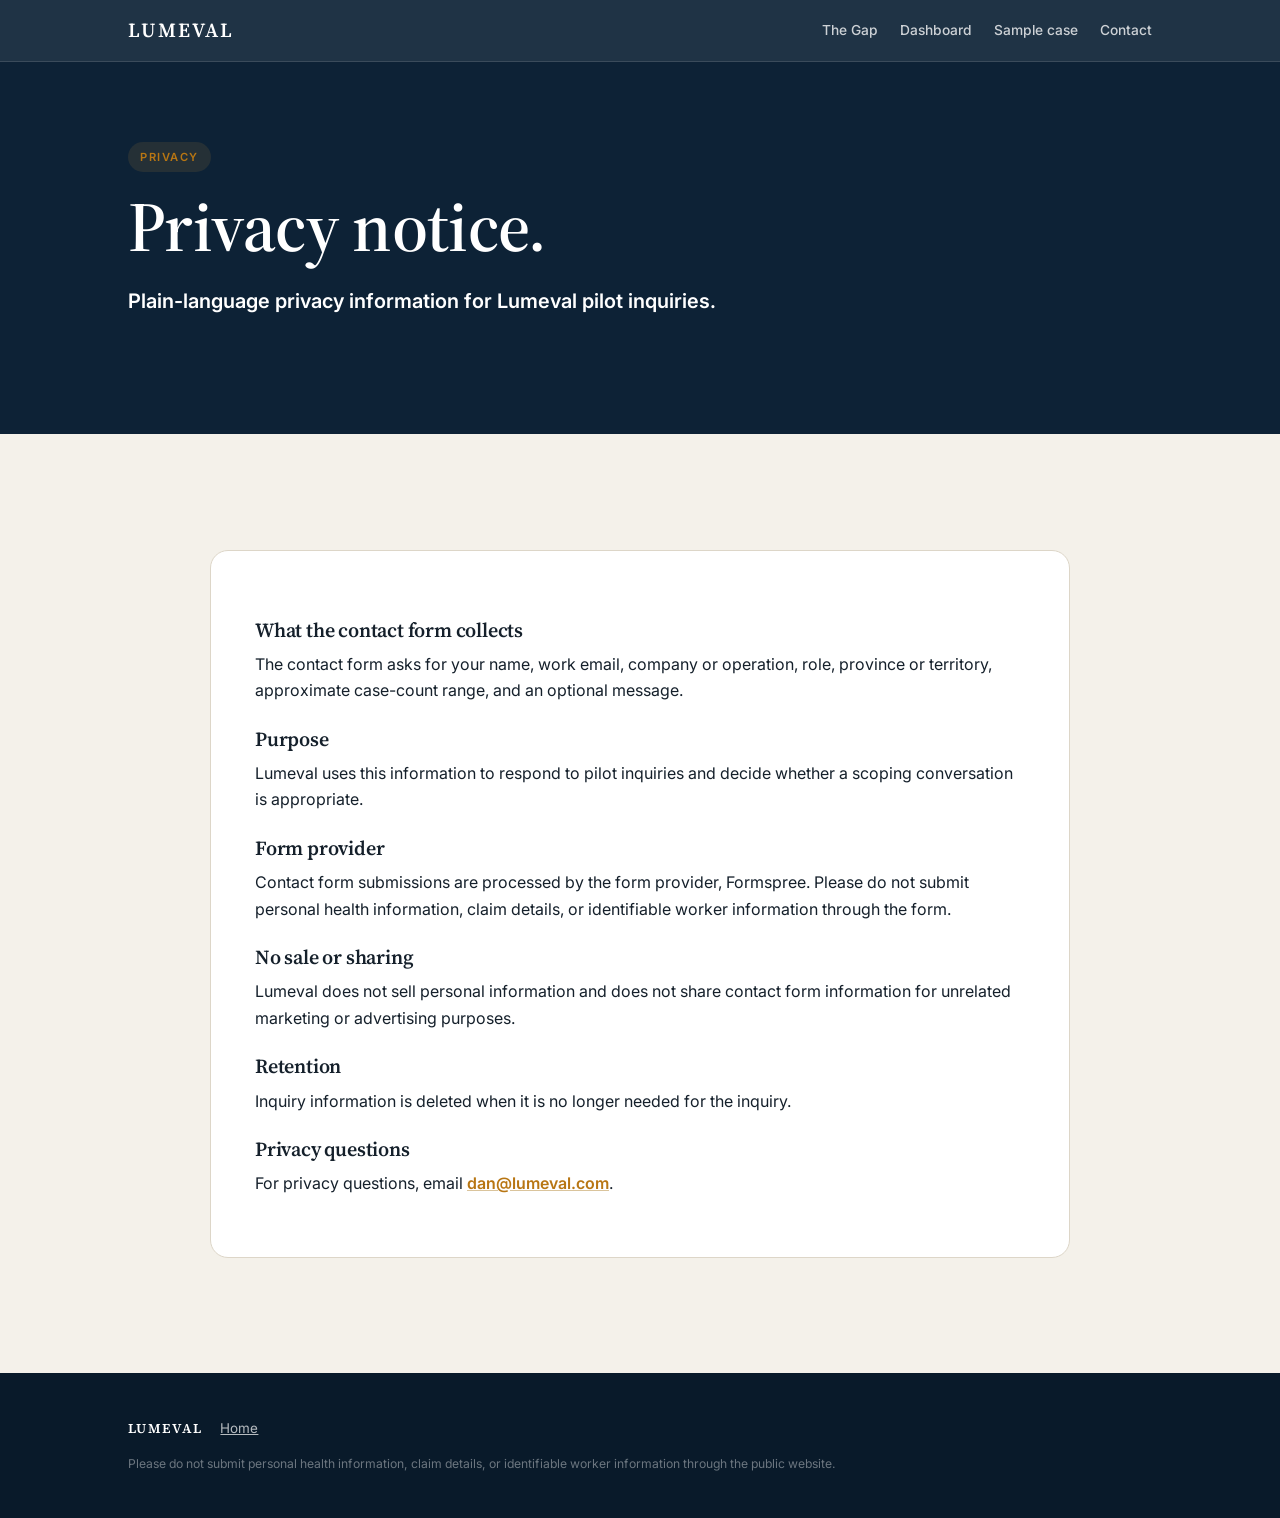
<file: privacy.html>
<!doctype html>
<html lang="en">
  <head>
    <meta charset="utf-8">
    <meta name="viewport" content="width=device-width, initial-scale=1">
    <title>Privacy notice | Lumeval</title>
    <meta name="description" content="Privacy notice for Lumeval pilot inquiries.">
    <link rel="canonical" href="https://www.lumeval.com/privacy.html">
    <link rel="preconnect" href="https://fonts.googleapis.com">
    <link rel="preconnect" href="https://fonts.gstatic.com" crossorigin>
    <link href="https://fonts.googleapis.com/css2?family=Source+Serif+4:opsz,wght@8..60,400;8..60,500&family=Inter:wght@400;500&display=swap" rel="stylesheet">
    <link rel="stylesheet" href="styles.css?v=accountability-visual-refresh">
  </head>
  <body>
    <a class="skip-link" href="#main">Skip to content</a>
    <header class="site-header">
      <nav class="nav" aria-label="Primary navigation">
        <a class="brand" href="index.html#main">Lumeval</a>
        <div class="nav-links">
          <a href="index.html#gap">The Gap</a>
          <a href="index.html#dashboard">Dashboard</a>
          <a href="index.html#sample-case">Sample case</a>
          <a href="index.html#contact">Contact</a>
        </div>
      </nav>
    </header>
    <main id="main">
      <section class="hero privacy-hero">
        <div class="container hero-inner">
          <p class="eyebrow pill">PRIVACY</p>
          <h1 class="hero-headline">Privacy notice.</h1>
          <p class="hero-lede hero-lede-strong">Plain-language privacy information for Lumeval pilot inquiries.</p>
        </div>
      </section>
      <section class="section section-offwhite">
        <div class="container privacy-notice-panel">
          <h2>What the contact form collects</h2>
          <p>The contact form asks for your name, work email, company or operation, role, province or territory, approximate case-count range, and an optional message.</p>
          <h2>Purpose</h2>
          <p>Lumeval uses this information to respond to pilot inquiries and decide whether a scoping conversation is appropriate.</p>
          <h2>Form provider</h2>
          <p>Contact form submissions are processed by the form provider, Formspree. Please do not submit personal health information, claim details, or identifiable worker information through the form.</p>
          <h2>No sale or sharing</h2>
          <p>Lumeval does not sell personal information and does not share contact form information for unrelated marketing or advertising purposes.</p>
          <h2>Retention</h2>
          <p>Inquiry information is deleted when it is no longer needed for the inquiry.</p>
          <h2>Privacy questions</h2>
          <p>For privacy questions, email <a class="inline-download" href="mailto:dan@lumeval.com">dan@lumeval.com</a>.</p>
        </div>
      </section>
    </main>
    <footer class="site-footer">
      <!-- After incorporation completes, add legal line: "Lumeval Health Inc. · British Columbia, Canada" -->
      <div class="container footer-row">
        <div class="footer-brand">Lumeval</div>
        <p class="footer-line"><a href="index.html">Home</a></p>
      </div>
      <div class="container footer-disclosure">
        <p>Please do not submit personal health information, claim details, or identifiable worker information through the public website.</p>
      </div>
    </footer>
  </body>
</html>
</file>
<file: styles.css>
/* ============================================================
   LUMEVAL — time-window redesign
   Identity: the 90–180 day window. Navy field, amber signal.
   ============================================================ */

:root {
  --font-serif: "Source Serif 4", "Charter", "Georgia", serif;
  --font-sans: "Inter", -apple-system, BlinkMacSystemFont, "Segoe UI", Roboto, Helvetica, Arial, sans-serif;

  --navy: #0d2236;
  --navy-deep: #091a2a;
  --navy-soft: #16334e;
  --ink: #15202b;
  --muted: #5b6470;
  --paper: #ffffff;
  --offwhite: #f4f1ea;
  --hairline: #ddd6c8;
  --hairline-navy: rgba(255, 255, 255, 0.12);

  --amber: #EF9F27;
  --amber-deep: #b87613;
  --amber-ink: #412402;
  --coral: #D85A30;
  --coral-ink: #4A1B0C;
  --teal: #1D9E75;
  --teal-ink: #04342C;
  --grey-bar: #9aa3ad;
  --gold: #b58a3a;

  --radius: 12px;
  --radius-lg: 18px;
  --shadow: 0 24px 60px rgba(9, 26, 42, 0.18);
  --shadow-soft: 0 10px 30px rgba(9, 26, 42, 0.10);

  --section-pad: clamp(64px, 9vw, 120px);
  --page-pad: clamp(20px, 4vw, 48px);
  --container: 1120px;
}

* { box-sizing: border-box; }
html { scroll-behavior: smooth; }
@media (prefers-reduced-motion: reduce) { html { scroll-behavior: auto; } }

body {
  margin: 0;
  font-family: var(--font-sans);
  font-size: 16px;
  line-height: 1.65;
  color: var(--ink);
  background: var(--paper);
  -webkit-font-smoothing: antialiased;
}

.container { max-width: var(--container); margin: 0 auto; padding: 0 var(--page-pad); }

h1, h2, h3 { font-family: var(--font-serif); font-weight: 600; line-height: 1.12; margin: 0 0 0.5em; letter-spacing: -0.01em; }
h2 { font-size: clamp(1.7rem, 3.4vw, 2.5rem); }
h2 em, h1 em { font-style: italic; color: var(--amber-deep); }
p { margin: 0 0 1em; }
a { color: inherit; }

.skip-link { position: absolute; left: -9999px; top: 0; background: var(--amber); color: var(--amber-ink); padding: 10px 16px; z-index: 100; border-radius: 0 0 8px 0; }
.skip-link:focus { left: 0; }

:focus-visible { outline: 3px solid var(--amber); outline-offset: 2px; }

/* ---------- header ---------- */
.site-header { position: sticky; top: 0; z-index: 50; background: rgba(13, 34, 54, 0.92); backdrop-filter: blur(10px); border-bottom: 1px solid var(--hairline-navy); }
.nav { max-width: var(--container); margin: 0 auto; padding: 14px var(--page-pad); display: flex; align-items: center; justify-content: space-between; gap: 16px; flex-wrap: wrap; }
.brand { font-family: var(--font-serif); font-size: 1.25rem; font-weight: 600; letter-spacing: 0.10em; text-transform: uppercase; color: #fff; text-decoration: none; }
.nav-links { display: flex; align-items: center; gap: clamp(10px, 2vw, 22px); flex-wrap: wrap; }
.nav-links a { color: rgba(255, 255, 255, 0.78); text-decoration: none; font-size: 0.86rem; font-weight: 500; }
.nav-links a:hover { color: #fff; }
.nav-links a.nav-cta { background: var(--amber); color: var(--amber-ink); padding: 8px 16px; border-radius: 8px; }
.nav-links a.nav-cta:hover { background: #f7b14a; color: var(--amber-ink); }

/* ---------- buttons ---------- */
.button { display: inline-block; padding: 14px 26px; border-radius: 10px; font-weight: 600; font-size: 0.95rem; text-decoration: none; border: 1.5px solid transparent; cursor: pointer; font-family: var(--font-sans); transition: transform 0.08s ease, background 0.15s ease; }
.button:active { transform: scale(0.98); }
.button-primary { background: var(--amber); color: var(--amber-ink); }
.button-primary:hover { background: #f7b14a; }
.button-secondary { background: transparent; color: #fff; border-color: rgba(255, 255, 255, 0.45); }
.button-secondary:hover { border-color: #fff; }
.button-on-light { color: var(--navy); border-color: rgba(13, 34, 54, 0.4); }
.button-on-light:hover { border-color: var(--navy); }

/* ---------- hero ---------- */
.hero { background: var(--navy); color: #fff; padding: clamp(64px, 9vw, 110px) 0 clamp(56px, 7vw, 88px); }
.eyebrow { font-size: 0.74rem; letter-spacing: 0.16em; font-weight: 600; color: var(--amber); margin: 0 0 22px; }
.hero-headline { font-size: clamp(2.5rem, 6.5vw, 4.4rem); margin: 0 0 18px; max-width: 14ch; color: #fff; }
.hero-headline em { color: var(--amber); }
.hero-lede { font-size: clamp(1.05rem, 1.8vw, 1.25rem); color: rgba(255, 255, 255, 0.82); max-width: 56ch; margin: 0 0 36px; }
.hero-lede-strong { font-weight: 600; color: #fff; }

.timeline-spine { display: flex; align-items: flex-end; max-width: 720px; margin: 0 0 40px; }
.spine-seg { padding-bottom: 10px; font-size: 0.76rem; }
.spine-seg span { display: block; }
.seg-early { flex: 1; border-bottom: 3px solid rgba(255, 255, 255, 0.22); color: rgba(255, 255, 255, 0.55); }
.seg-window { flex: 1.6; border-bottom: 3px solid var(--amber); text-align: center; }
.seg-window .seg-label { color: var(--amber); font-weight: 600; }
.seg-late { flex: 1; border-bottom: 3px solid rgba(255, 255, 255, 0.22); color: rgba(255, 255, 255, 0.55); text-align: right; }

.hero-stats { display: flex; gap: clamp(24px, 5vw, 56px); flex-wrap: wrap; margin: 0 0 6px; }
.hstat strong { display: block; font-family: var(--font-serif); font-size: clamp(2rem, 4vw, 2.8rem); font-weight: 600; line-height: 1; color: #fff; }
.hstat strong i { font-style: normal; font-size: 0.45em; color: rgba(255, 255, 255, 0.55); margin-left: 6px; font-family: var(--font-sans); font-weight: 500; }
.hstat span { display: block; font-size: 0.8rem; color: rgba(255, 255, 255, 0.55); margin-top: 6px; }
.hstat-amber strong { color: var(--amber); }
.hero-stat-note { font-size: 0.72rem; color: rgba(255, 255, 255, 0.4); margin: 0 0 36px; }

.hero-actions { display: flex; gap: 14px; flex-wrap: wrap; align-items: center; margin: 0 0 8px; }
.booking-email { font-size: 0.82rem; color: rgba(255, 255, 255, 0.55); margin: 0 0 26px; }
.booking-email a { color: rgba(255, 255, 255, 0.75); }
.hero-trust-line { font-size: 0.82rem; color: rgba(255, 255, 255, 0.5); max-width: 64ch; border-top: 1px solid var(--hairline-navy); padding-top: 18px; margin: 0; }

/* ---------- sections ---------- */
.section { padding: var(--section-pad) 0; }
.section-white { background: var(--paper); }
.section-offwhite { background: var(--offwhite); }
.section-navy { background: var(--navy); color: #fff; }

.section-heading { display: grid; grid-template-columns: minmax(0, 1.1fr) minmax(0, 1fr); gap: clamp(24px, 4vw, 64px); align-items: start; margin-bottom: clamp(32px, 5vw, 56px); }
.section-heading-left h2 { margin-bottom: 0; }
.section-heading-right { font-size: 1rem; color: var(--muted); margin: 0; padding-top: 44px; }
.section-navy .section-heading-right { color: rgba(255, 255, 255, 0.72); }
.section-navy h2, .section-navy h3 { color: #fff; }

.pill { display: inline-block; font-size: 0.7rem; letter-spacing: 0.14em; font-weight: 600; padding: 6px 12px; border-radius: 999px; background: rgba(181, 138, 58, 0.14); color: var(--amber-deep); margin: 0 0 16px; }
.section-navy .pill { background: rgba(239, 159, 39, 0.16); color: var(--amber); }
.pill-teal { background: rgba(29, 158, 117, 0.13); color: var(--teal-ink); }
.pill-coral { background: rgba(216, 90, 48, 0.12); color: var(--coral-ink); }

.sub-head { font-size: clamp(1.1rem, 2vw, 1.35rem); margin: 0 0 20px; }
.mockup-caption { font-size: 0.8rem; }
.disclosure-note { font-size: 0.8rem; color: var(--muted); margin: 18px 0 0; }
.section-navy .disclosure-note { color: rgba(255, 255, 255, 0.5); }
.fine-print { font-size: 0.82rem; color: var(--muted); max-width: 72ch; }
.inline-download { color: var(--amber-deep); font-weight: 600; text-decoration-color: rgba(181, 138, 58, 0.5); }
.section-navy .inline-download { color: var(--amber); }

/* ---------- dashboard mockup ---------- */
.dashboard-mockup { background: #fbfaf6; color: var(--ink); border-radius: var(--radius-lg); box-shadow: var(--shadow); overflow: hidden; }
.mockup-header { display: flex; justify-content: space-between; align-items: center; gap: 16px; flex-wrap: wrap; padding: 18px 24px; border-bottom: 1px solid var(--hairline); }
.mockup-header strong { display: block; font-size: 0.95rem; }
.mockup-header span { font-size: 0.78rem; color: var(--muted); }
.mockup-header p { font-size: 0.74rem; color: var(--muted); margin: 0; }

.metric-tiles { display: grid; grid-template-columns: repeat(4, minmax(0, 1fr)); gap: 12px; padding: 20px 24px 8px; }
.metric-tiles article { border-radius: var(--radius); padding: 16px 18px; min-height: 110px; display: flex; flex-direction: column; justify-content: space-between; }
.metric-tiles span { font-size: 0.76rem; font-weight: 500; opacity: 0.85; }
.metric-tiles strong { font-family: var(--font-serif); font-size: clamp(1.5rem, 2.6vw, 2rem); font-weight: 600; line-height: 1; }
.tile-navy { background: var(--navy); color: #fff; }
.tile-coral { background: var(--coral); color: #fff; }
.tile-amber { background: var(--amber); color: var(--amber-ink); }
.tile-teal { background: var(--teal); color: #fff; }

.mockup-panels { display: grid; grid-template-columns: 1fr 1fr; gap: 12px; padding: 12px 24px; }
.bar-panel { background: #fff; border: 1px solid var(--hairline); border-radius: var(--radius); padding: 16px 18px; }
.bar-panel h3 { font-family: var(--font-sans); font-size: 0.85rem; font-weight: 600; margin: 0 0 12px; color: var(--ink); }
.bar-panel > div { display: grid; grid-template-columns: minmax(0, 0.9fr) minmax(0, 1fr); align-items: center; gap: 10px; margin-bottom: 8px; }
.bar-panel span { font-size: 0.78rem; color: var(--muted); }
.bar-panel b { position: relative; display: flex; align-items: center; justify-content: flex-end; height: 18px; font-size: 0.75rem; font-weight: 600; color: var(--ink); background: #eee8db; border-radius: 4px; padding-right: 6px; overflow: hidden; }
.bar-panel b::before { content: ""; position: absolute; left: 0; top: 0; bottom: 0; width: var(--bar); border-radius: 4px 0 0 4px; }
.bar-amber::before { background: var(--amber); }
.bar-coral::before { background: var(--coral); }
.bar-grey::before { background: var(--grey-bar); }
.bar-navy::before { background: var(--navy-soft); }

.dashboard-table-wrap { padding: 12px 24px 24px; overflow-x: auto; }
.dashboard-table { width: 100%; border-collapse: collapse; font-size: 0.82rem; background: #fff; border: 1px solid var(--hairline); border-radius: var(--radius); overflow: hidden; }
.dashboard-table caption { text-align: left; font-weight: 600; font-size: 0.85rem; padding: 0 0 10px; color: var(--ink); caption-side: top; }
.dashboard-table th { text-align: left; font-weight: 600; color: var(--muted); font-size: 0.72rem; letter-spacing: 0.04em; text-transform: uppercase; padding: 10px 12px; border-bottom: 1px solid var(--hairline); background: #faf8f2; }
.dashboard-table td { padding: 12px; border-bottom: 1px solid var(--hairline); vertical-align: top; }
.dashboard-table tr:last-child td { border-bottom: 0; }

.status-badge { display: inline-block; font-size: 0.72rem; font-weight: 600; padding: 4px 10px; border-radius: 999px; white-space: nowrap; }
.status-red { background: rgba(216, 90, 48, 0.14); color: var(--coral-ink); }
.status-amber { background: rgba(239, 159, 39, 0.18); color: var(--amber-ink); }
.status-green { background: rgba(29, 158, 117, 0.14); color: var(--teal-ink); }

.vis-chips { list-style: none; display: flex; flex-wrap: wrap; gap: 10px; padding: 0; margin: 28px 0 0; }
.vis-chips li { font-size: 0.8rem; color: rgba(255, 255, 255, 0.75); border: 1px solid var(--hairline-navy); border-radius: 999px; padding: 7px 14px; }

/* ---------- buckets ---------- */
.bucket-cloud { list-style: none; display: flex; flex-wrap: wrap; gap: 12px; padding: 0; margin: 0; }
.bucket-chip { background: var(--paper); border: 1px solid var(--hairline); border-radius: 999px; padding: 10px 18px; font-size: 0.88rem; font-weight: 500; }
.bucket-amber { background: var(--amber); border-color: var(--amber); color: var(--amber-ink); font-weight: 600; }

/* ---------- sample case ---------- */
.case-file { border: 1px solid var(--hairline); border-radius: var(--radius-lg); overflow: hidden; box-shadow: var(--shadow-soft); background: var(--paper); }
.case-file header { background: var(--navy); color: #fff; padding: 16px 24px; font-size: 0.92rem; font-weight: 500; }
.case-id { display: inline-block; background: var(--amber); color: var(--amber-ink); font-weight: 600; font-size: 0.8rem; border-radius: 6px; padding: 3px 10px; margin-right: 12px; }
.case-fields { display: grid; grid-template-columns: repeat(3, minmax(0, 1fr)); }
.case-fields > div { padding: 20px 24px; border-bottom: 1px solid var(--hairline); border-right: 1px solid var(--hairline); }
.case-fields > div:nth-child(3n) { border-right: 0; }
.case-fields > div:nth-child(n+7) { border-bottom: 0; }
.case-fields b { display: block; font-size: 0.74rem; letter-spacing: 0.08em; text-transform: uppercase; color: var(--muted); margin-bottom: 6px; }
.case-fields p { font-size: 0.9rem; margin: 0; }
.field-amber { background: rgba(239, 159, 39, 0.10); }
.field-amber b { color: var(--amber-deep); }
.field-coral { background: rgba(216, 90, 48, 0.08); }
.field-coral b { color: var(--coral-ink); }
.field-teal { background: rgba(29, 158, 117, 0.08); }
.field-teal b { color: var(--teal-ink); }

.outcome-strip { display: flex; align-items: center; justify-content: center; gap: clamp(10px, 2.5vw, 24px); flex-wrap: wrap; margin: 36px 0 0; font-family: var(--font-serif); font-size: clamp(1.05rem, 2.4vw, 1.5rem); font-weight: 600; }
.outcome-strip strong { font-size: 1.35em; }
.o-coral { color: var(--coral); }
.o-amber { color: var(--amber-deep); }
.o-teal { color: var(--teal); }
.o-arrow { color: var(--muted); font-family: var(--font-sans); font-weight: 400; }

/* ---------- pilot ---------- */
.pilot-timeline { display: grid; grid-template-columns: repeat(4, minmax(0, 1fr)); gap: 14px; margin: 0 0 48px; }
.pilot-timeline > div { background: var(--paper); border: 1px solid var(--hairline); border-radius: var(--radius); padding: 20px; }
.pilot-timeline span { display: inline-flex; align-items: center; justify-content: center; width: 34px; height: 34px; border-radius: 50%; background: var(--amber); color: var(--amber-ink); font-weight: 600; margin-bottom: 10px; }
.pilot-timeline b { display: block; font-size: 0.95rem; }
.pilot-timeline p { font-size: 0.82rem; color: var(--muted); margin: 4px 0 0; }

.proof-row { display: grid; grid-template-columns: minmax(0, 1.15fr) minmax(0, 1fr); gap: clamp(24px, 4vw, 56px); align-items: start; }
.donut-block { display: flex; gap: 28px; align-items: center; flex-wrap: wrap; }
.donut-wrap { position: relative; width: 200px; flex-shrink: 0; }
.donut { width: 200px; height: 200px; display: block; }
.donut-bg { fill: none; stroke: #e8e2d4; stroke-width: 5; }
.donut-seg { fill: none; stroke-width: 5; }
.seg-teal { stroke: var(--teal); }
.seg-amber { stroke: var(--amber); }
.seg-dnavy { stroke: var(--navy-soft); }
.seg-grey { stroke: var(--grey-bar); }
.donut-center { position: absolute; inset: 0; display: flex; flex-direction: column; align-items: center; justify-content: center; text-align: center; padding: 36px; }
.donut-center strong { font-family: var(--font-serif); font-size: 1.9rem; font-weight: 600; line-height: 1; }
.donut-center span { font-size: 0.68rem; color: var(--muted); margin-top: 4px; }
.donut-legend { flex: 1; min-width: 240px; }
.legend-title { font-weight: 600; font-size: 0.92rem; }
.donut-legend span { display: flex; align-items: center; gap: 10px; font-size: 0.85rem; margin-bottom: 6px; }
.donut-legend i { width: 12px; height: 12px; border-radius: 3px; flex-shrink: 0; }
.sw-teal { background: var(--teal); }
.sw-amber { background: var(--amber); }
.sw-dnavy { background: var(--navy-soft); }
.sw-grey { background: var(--grey-bar); }
.donut-legend .mockup-caption { color: var(--muted); margin-top: 12px; }

.exposure-block p { font-size: 0.92rem; color: var(--muted); }
.stacked-exposure { display: flex; border-radius: 8px; overflow: hidden; margin: 18px 0 0; }
.stacked-exposure span { display: block; width: var(--w); font-size: 0.62rem; font-weight: 600; color: #fff; padding: 12px 6px; white-space: nowrap; overflow: hidden; text-overflow: ellipsis; }
.stacked-exposure span:nth-child(1) { background: var(--navy); }
.stacked-exposure span:nth-child(2) { background: var(--navy-soft); }
.stacked-exposure span:nth-child(3) { background: var(--coral); }
.stacked-exposure span:nth-child(4) { background: var(--grey-bar); }
.stacked-exposure span:nth-child(5) { background: var(--amber); color: var(--amber-ink); }

/* ---------- trust ---------- */
.two-column-contrast { display: grid; grid-template-columns: 1fr 1fr; gap: clamp(20px, 3vw, 32px); margin-bottom: clamp(40px, 6vw, 64px); }
.worker-card, .boundary-card { border-radius: var(--radius-lg); padding: clamp(24px, 3.5vw, 40px); }
.worker-card { background: rgba(29, 158, 117, 0.07); border: 1px solid rgba(29, 158, 117, 0.25); }
.boundary-card { background: rgba(216, 90, 48, 0.06); border: 1px solid rgba(216, 90, 48, 0.22); }
.worker-card blockquote { font-family: var(--font-serif); font-size: clamp(1.15rem, 2vw, 1.4rem); font-style: italic; margin: 0 0 16px; color: var(--teal-ink); }
.boundary-card ul { list-style: none; padding: 0; margin: 0; }
.boundary-card li { padding: 9px 0 9px 28px; position: relative; border-bottom: 1px solid rgba(216, 90, 48, 0.15); font-size: 0.92rem; }
.boundary-card li:last-child { border-bottom: 0; }
.boundary-card li::before { content: "✕"; position: absolute; left: 0; color: var(--coral); font-weight: 600; }

.review-block .review-lede { color: var(--muted); max-width: 70ch; }
.flow-steps { display: grid; grid-template-columns: repeat(3, minmax(0, 1fr)); gap: 14px; margin: 24px 0; }
.flow-steps > div { background: var(--offwhite); border-radius: var(--radius); padding: 20px; }
.step-num { display: inline-flex; align-items: center; justify-content: center; width: 30px; height: 30px; border-radius: 50%; background: var(--navy); color: #fff; font-weight: 600; font-size: 0.85rem; margin-bottom: 10px; }
.flow-steps b { display: block; font-size: 0.92rem; }
.flow-steps p { font-size: 0.8rem; color: var(--muted); margin: 4px 0 0; }

.export-details { border: 1px solid var(--hairline); border-radius: var(--radius); background: var(--paper); margin: 0 0 18px; }
.export-details summary { cursor: pointer; font-weight: 600; padding: 14px 18px; font-size: 0.92rem; }
.buyer-list { columns: 2; column-gap: 32px; padding: 0 18px 16px 36px; margin: 0; font-size: 0.85rem; color: var(--muted); }
.buyer-list li { margin-bottom: 4px; break-inside: avoid; }

/* ---------- pricing ---------- */
.panel-actions { margin: 0 0 44px; }
.panel-actions .button-secondary { color: var(--navy); border-color: rgba(13, 34, 54, 0.4); }
.panel-actions .button-secondary:hover { border-color: var(--navy); }
.ladder-row { display: grid; grid-template-columns: repeat(5, minmax(0, 1fr)); gap: 10px; }
.ladder-row > div { background: var(--paper); border: 1px solid var(--hairline); border-top: 4px solid var(--amber); border-radius: 0 0 var(--radius) var(--radius); padding: 14px 14px 16px; }
.ladder-row > div:nth-child(1) { border-top-color: var(--navy); }
.ladder-row > div:nth-child(2) { border-top-color: var(--navy-soft); }
.ladder-row > div:nth-child(3) { border-top-color: var(--teal); }
.ladder-row > div:nth-child(4) { border-top-color: var(--amber); }
.ladder-row > div:nth-child(5) { border-top-color: var(--gold); }
.ladder-row span { font-size: 0.7rem; font-weight: 600; color: var(--muted); letter-spacing: 0.08em; }
.ladder-row b { display: block; font-size: 0.88rem; margin-top: 4px; }

/* ---------- faq ---------- */
.faq-list details { border-bottom: 1px solid var(--hairline); }
.faq-list summary { cursor: pointer; font-family: var(--font-serif); font-size: clamp(1.02rem, 1.8vw, 1.2rem); font-weight: 600; padding: 20px 36px 20px 0; list-style: none; position: relative; }
.faq-list summary::-webkit-details-marker { display: none; }
.faq-list summary::after { content: "+"; position: absolute; right: 4px; top: 50%; transform: translateY(-50%); font-family: var(--font-sans); font-size: 1.4rem; color: var(--amber-deep); }
.faq-list details[open] summary::after { content: "–"; }
.faq-list details p { color: var(--muted); padding: 0 0 22px; max-width: 76ch; margin: 0; }

/* ---------- founder ---------- */
.founder-text-block { display: flex; gap: clamp(20px, 3.5vw, 40px); align-items: flex-start; margin-bottom: clamp(32px, 5vw, 48px); }
.founder-monogram { flex-shrink: 0; width: clamp(76px, 9vw, 104px); height: clamp(76px, 9vw, 104px); border-radius: 50%; background: var(--navy); color: var(--amber); display: flex; align-items: center; justify-content: center; font-family: var(--font-serif); font-size: clamp(1.7rem, 3vw, 2.3rem); font-weight: 600; letter-spacing: 0.04em; }
.founder-text-block h2 { font-size: clamp(1.4rem, 2.6vw, 1.9rem); }
.founder-text-block p { max-width: 72ch; color: var(--muted); }
.founder-link { display: inline-flex; align-items: center; gap: 8px; font-weight: 600; font-size: 0.9rem; color: var(--navy); text-decoration-color: rgba(13, 34, 54, 0.35); }
.linkedin-icon { width: 18px; height: 18px; flex-shrink: 0; }

.cred-grid { display: grid; grid-template-columns: repeat(4, minmax(0, 1fr)); gap: 12px; }
.cred-grid article { background: var(--paper); border: 1px solid var(--hairline); border-radius: var(--radius); padding: 18px; }
.cred-grid b { display: block; font-size: 0.88rem; margin-bottom: 4px; }
.cred-grid span { font-size: 0.8rem; color: var(--muted); }

/* ---------- contact / form ---------- */
.form-panel { background: rgba(255, 255, 255, 0.04); border: 1px solid var(--hairline-navy); border-radius: var(--radius-lg); padding: clamp(24px, 4vw, 44px); }
.form-grid { display: grid; grid-template-columns: 1fr 1fr; gap: 16px 20px; margin-bottom: 22px; }
.form-field { margin: 0; display: flex; flex-direction: column; gap: 6px; }
.form-field-full { grid-column: 1 / -1; }
.form-field label { font-size: 0.8rem; font-weight: 600; color: rgba(255, 255, 255, 0.8); }
.form-field input, .form-field select, .form-field textarea { font-family: var(--font-sans); font-size: 0.95rem; color: var(--ink); background: #fbfaf6; border: 1px solid transparent; border-radius: 8px; padding: 12px 14px; width: 100%; }
.form-field textarea { resize: vertical; }
.form-field input:focus, .form-field select:focus, .form-field textarea:focus { outline: 3px solid var(--amber); border-color: var(--amber); }
.hidden-field { position: absolute; left: -9999px; height: 0; overflow: hidden; }
.form-panel .button { margin-right: 12px; margin-bottom: 8px; }
.contact-privacy { font-size: 0.8rem; margin: 14px 0 6px; }
.contact-privacy a { color: rgba(255, 255, 255, 0.7); }
.contact-warning { font-size: 0.78rem; color: rgba(255, 255, 255, 0.5); margin: 0; }
.form-success { background: rgba(29, 158, 117, 0.18); color: #9fe1cb; border-radius: 8px; padding: 12px 16px; font-weight: 600; margin-top: 14px; }
.form-error { background: rgba(216, 90, 48, 0.18); color: #f5c4b3; border-radius: 8px; padding: 12px 16px; font-weight: 600; margin-top: 14px; }

/* ---------- footer ---------- */
.site-footer { background: var(--navy-deep); color: rgba(255, 255, 255, 0.6); padding: 44px 0; font-size: 0.84rem; }
.footer-row { display: flex; gap: 18px; align-items: baseline; flex-wrap: wrap; margin-bottom: 14px; }
.footer-brand { font-family: var(--font-serif); font-weight: 600; letter-spacing: 0.1em; text-transform: uppercase; color: #fff; }
.footer-line { margin: 0; }
.footer-line a { color: rgba(255, 255, 255, 0.7); }
.footer-disclosure p { font-size: 0.76rem; color: rgba(255, 255, 255, 0.4); max-width: 90ch; margin: 0; }

/* ---------- privacy page ---------- */
.privacy-hero { padding: clamp(48px, 7vw, 80px) 0; }
.hero-inner { max-width: var(--container); }
.privacy-notice-panel { background: var(--paper); border: 1px solid var(--hairline); border-radius: var(--radius-lg); padding: clamp(24px, 4vw, 44px); max-width: 860px; }
.privacy-notice-panel h2 { font-size: 1.25rem; margin-top: 1.2em; }

/* ---------- doors (who it's for) ---------- */
.doors-grid { display: grid; grid-template-columns: repeat(3, minmax(0, 1fr)); gap: clamp(14px, 2vw, 24px); }
.doors-grid article { background: var(--offwhite); border-radius: var(--radius-lg); padding: clamp(20px, 3vw, 32px); border-top: 4px solid var(--amber); }
.doors-grid article:nth-child(1) { border-top-color: var(--teal); }
.doors-grid article:nth-child(2) { border-top-color: var(--navy-soft); }
.doors-grid article:nth-child(3) { border-top-color: var(--amber); }
.doors-grid h3 { font-size: clamp(1.05rem, 1.8vw, 1.3rem); margin: 0 0 10px; }
.doors-grid p { font-size: 0.88rem; color: var(--muted); margin: 0; }
.door-label { font-size: 0.68rem; letter-spacing: 0.12em; font-weight: 600; color: var(--gold); margin: 0 0 12px; }

/* ---------- verdict card ---------- */
.verdict-card { background: #fbfaf6; color: var(--ink); border-radius: var(--radius-lg); box-shadow: var(--shadow); overflow: hidden; max-width: 860px; margin: 0 auto; }
.verdict-card header { background: var(--navy-deep); color: #fff; padding: 16px 26px; font-size: 0.92rem; font-weight: 500; }
.verdict-body { padding: 8px 26px 4px; }
.verdict-body > div { padding: 16px 0; border-bottom: 1px solid var(--hairline); }
.verdict-body > div:last-child { border-bottom: 0; }
.verdict-body b { display: block; font-size: 0.72rem; letter-spacing: 0.1em; text-transform: uppercase; color: var(--muted); margin-bottom: 5px; }
.verdict-body p { font-size: 0.95rem; margin: 0; }
.verdict-line { background: rgba(239, 159, 39, 0.10); margin: 0 -26px; padding: 16px 26px !important; border-bottom: 1px solid var(--hairline); }
.verdict-line b { color: var(--amber-deep); }
.verdict-line strong { color: var(--amber-deep); font-family: var(--font-serif); font-size: 1.15em; }
.verdict-card footer { padding: 14px 26px 18px; font-size: 0.74rem; color: var(--muted); border-top: 1px solid var(--hairline); background: #f6f3ec; font-style: italic; }

/* ---------- pricing grid ---------- */
.price-grid { display: grid; grid-template-columns: repeat(4, minmax(0, 1fr)); gap: 14px; }
.price-grid article { background: var(--paper); border: 1px solid var(--hairline); border-radius: var(--radius-lg); padding: 22px 20px; }
.price-grid strong { display: block; font-family: var(--font-serif); font-size: clamp(1.3rem, 2.2vw, 1.7rem); font-weight: 600; color: var(--navy); margin: 0 0 8px; }
.price-grid p { font-size: 0.84rem; color: var(--muted); margin: 0; }
.price-featured { border: 2px solid var(--amber) !important; position: relative; }
.price-featured strong { color: var(--amber-deep); }

/* ---------- reveal animation ---------- */
.reveal.is-ready { opacity: 0; transform: translateY(18px); transition: opacity 0.6s ease, transform 0.6s ease; }
.reveal.is-visible { opacity: 1; transform: none; }
@media (prefers-reduced-motion: reduce) {
  .reveal.is-ready { opacity: 1; transform: none; transition: none; }
}

/* ---------- responsive ---------- */
@media (max-width: 920px) {
  .section-heading { grid-template-columns: 1fr; gap: 12px; }
  .section-heading-right { padding-top: 0; }
  .proof-row { grid-template-columns: 1fr; }
  .case-fields { grid-template-columns: 1fr 1fr; }
  .case-fields > div:nth-child(3n) { border-right: 1px solid var(--hairline); }
  .case-fields > div:nth-child(2n) { border-right: 0; }
  .case-fields > div:nth-child(n+7) { border-bottom: 1px solid var(--hairline); }
  .case-fields > div:nth-child(n+8) { border-bottom: 0; }
  .cred-grid { grid-template-columns: 1fr 1fr; }
  .ladder-row { grid-template-columns: repeat(2, 1fr); }
  .doors-grid { grid-template-columns: 1fr; }
  .price-grid { grid-template-columns: 1fr 1fr; }
  .pilot-timeline { grid-template-columns: 1fr 1fr; }
  .flow-steps { grid-template-columns: 1fr; }
  .metric-tiles { grid-template-columns: 1fr 1fr; }
  .mockup-panels { grid-template-columns: 1fr; }
}

@media (max-width: 640px) {
  .nav { flex-direction: column; align-items: flex-start; gap: 10px; }
  .two-column-contrast { grid-template-columns: 1fr; }
  .form-grid { grid-template-columns: 1fr; }
  .case-fields { grid-template-columns: 1fr; }
  .case-fields > div { border-right: 0 !important; border-bottom: 1px solid var(--hairline) !important; }
  .case-fields > div:last-child { border-bottom: 0 !important; }
  .hero-stats { gap: 20px; }
  .buyer-list { columns: 1; }
  .timeline-spine { flex-wrap: nowrap; }
  .seg-window .seg-label { font-size: 0.62rem; }
  .stacked-exposure span { font-size: 0; padding: 10px 0; }
  .donut-wrap, .donut { width: 160px; height: 160px; }

  /* dashboard table collapses to cards */
  .dashboard-table thead { display: none; }
  .dashboard-table, .dashboard-table tbody, .dashboard-table tr, .dashboard-table td { display: block; width: 100%; }
  .dashboard-table tr { border-bottom: 8px solid #faf8f2; }
  .dashboard-table td { border-bottom: 1px solid var(--hairline); padding: 8px 12px; }
  .dashboard-table td::before { content: attr(data-label); display: block; font-size: 0.68rem; font-weight: 600; text-transform: uppercase; letter-spacing: 0.06em; color: var(--muted); margin-bottom: 2px; }
}
</file>
